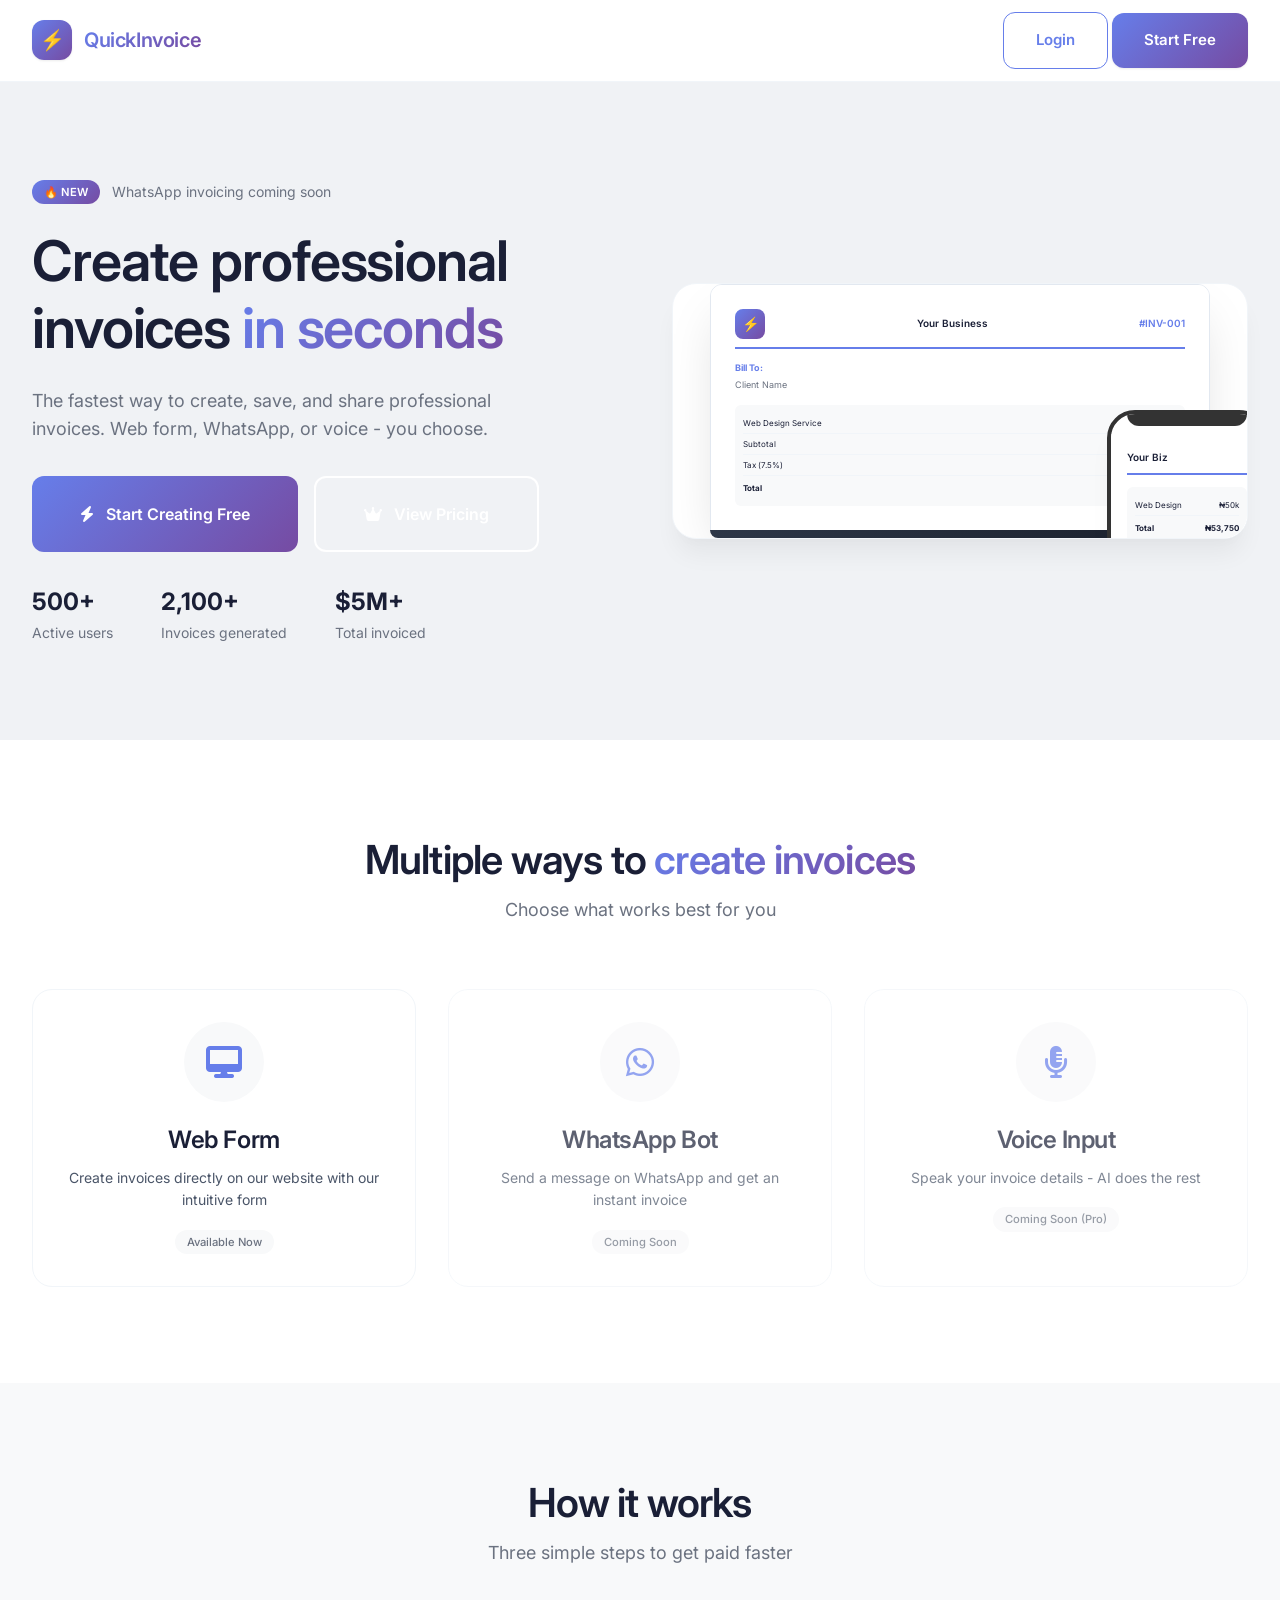
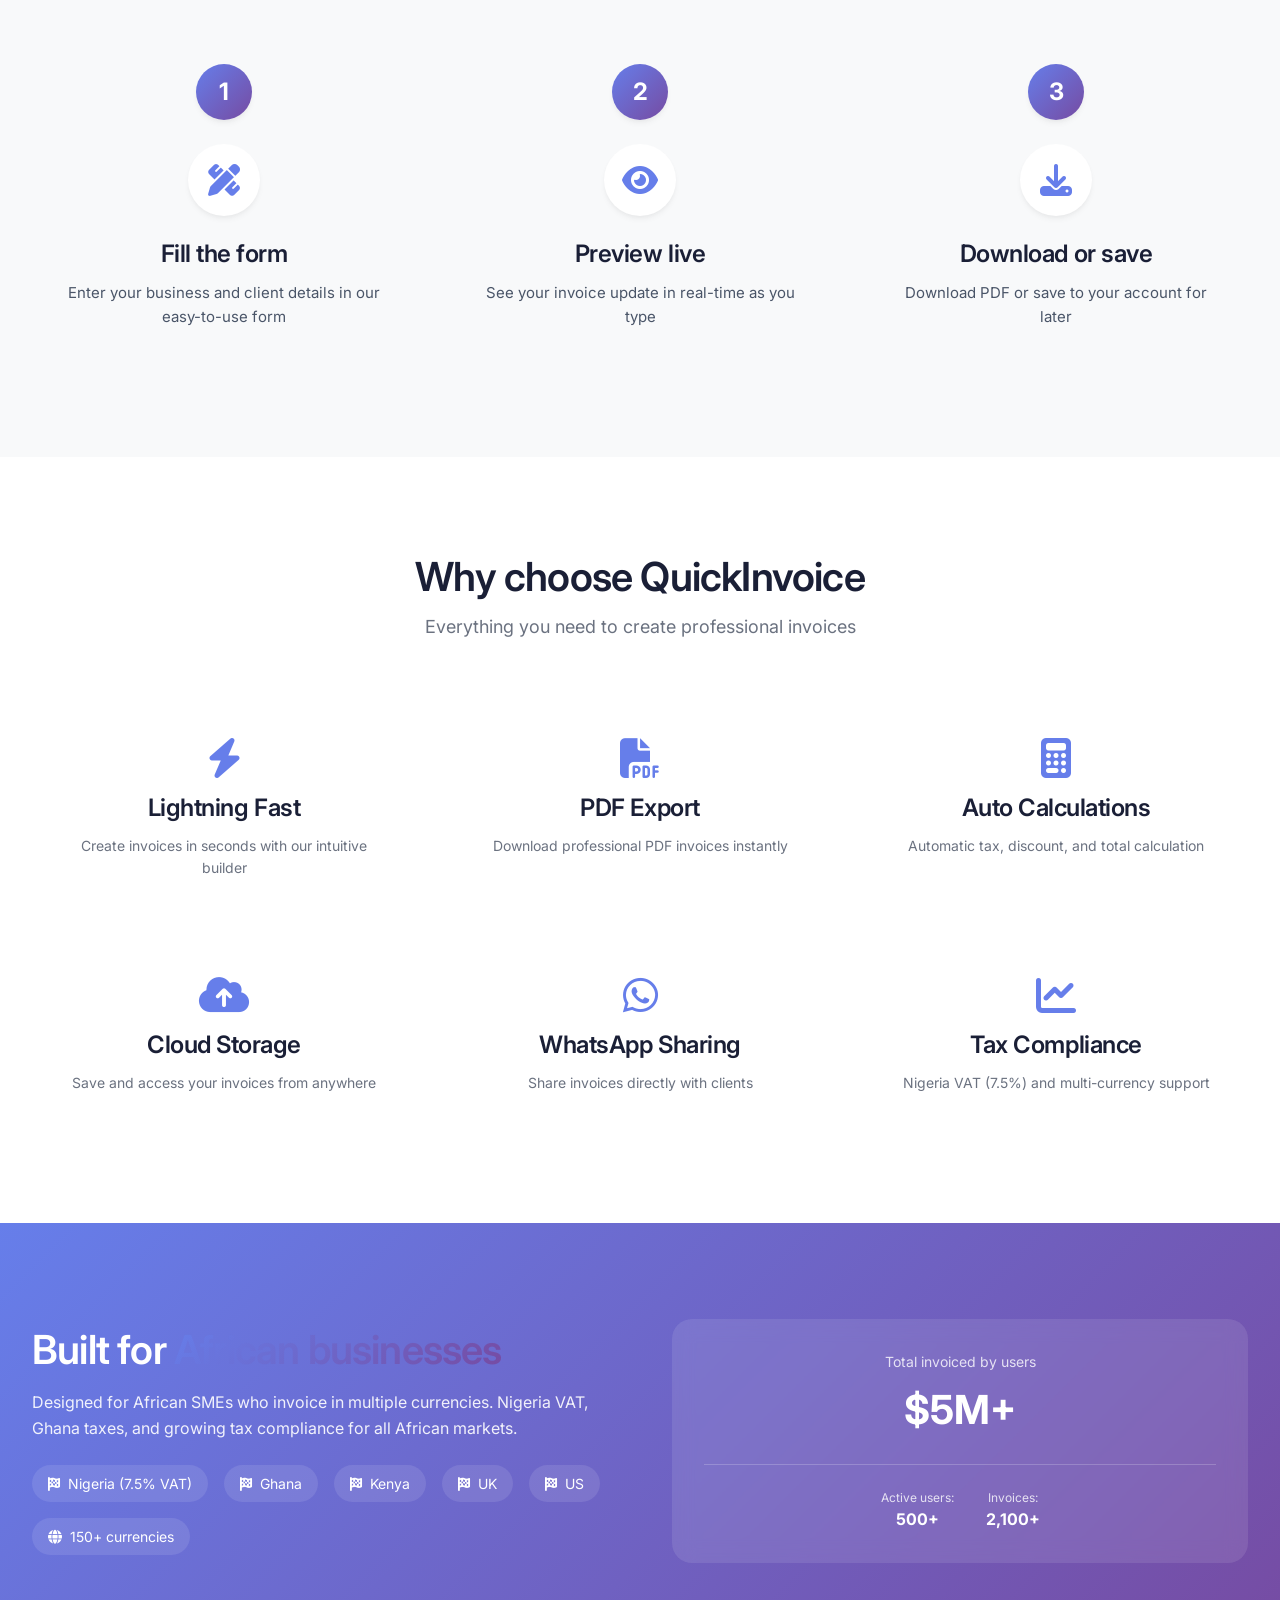
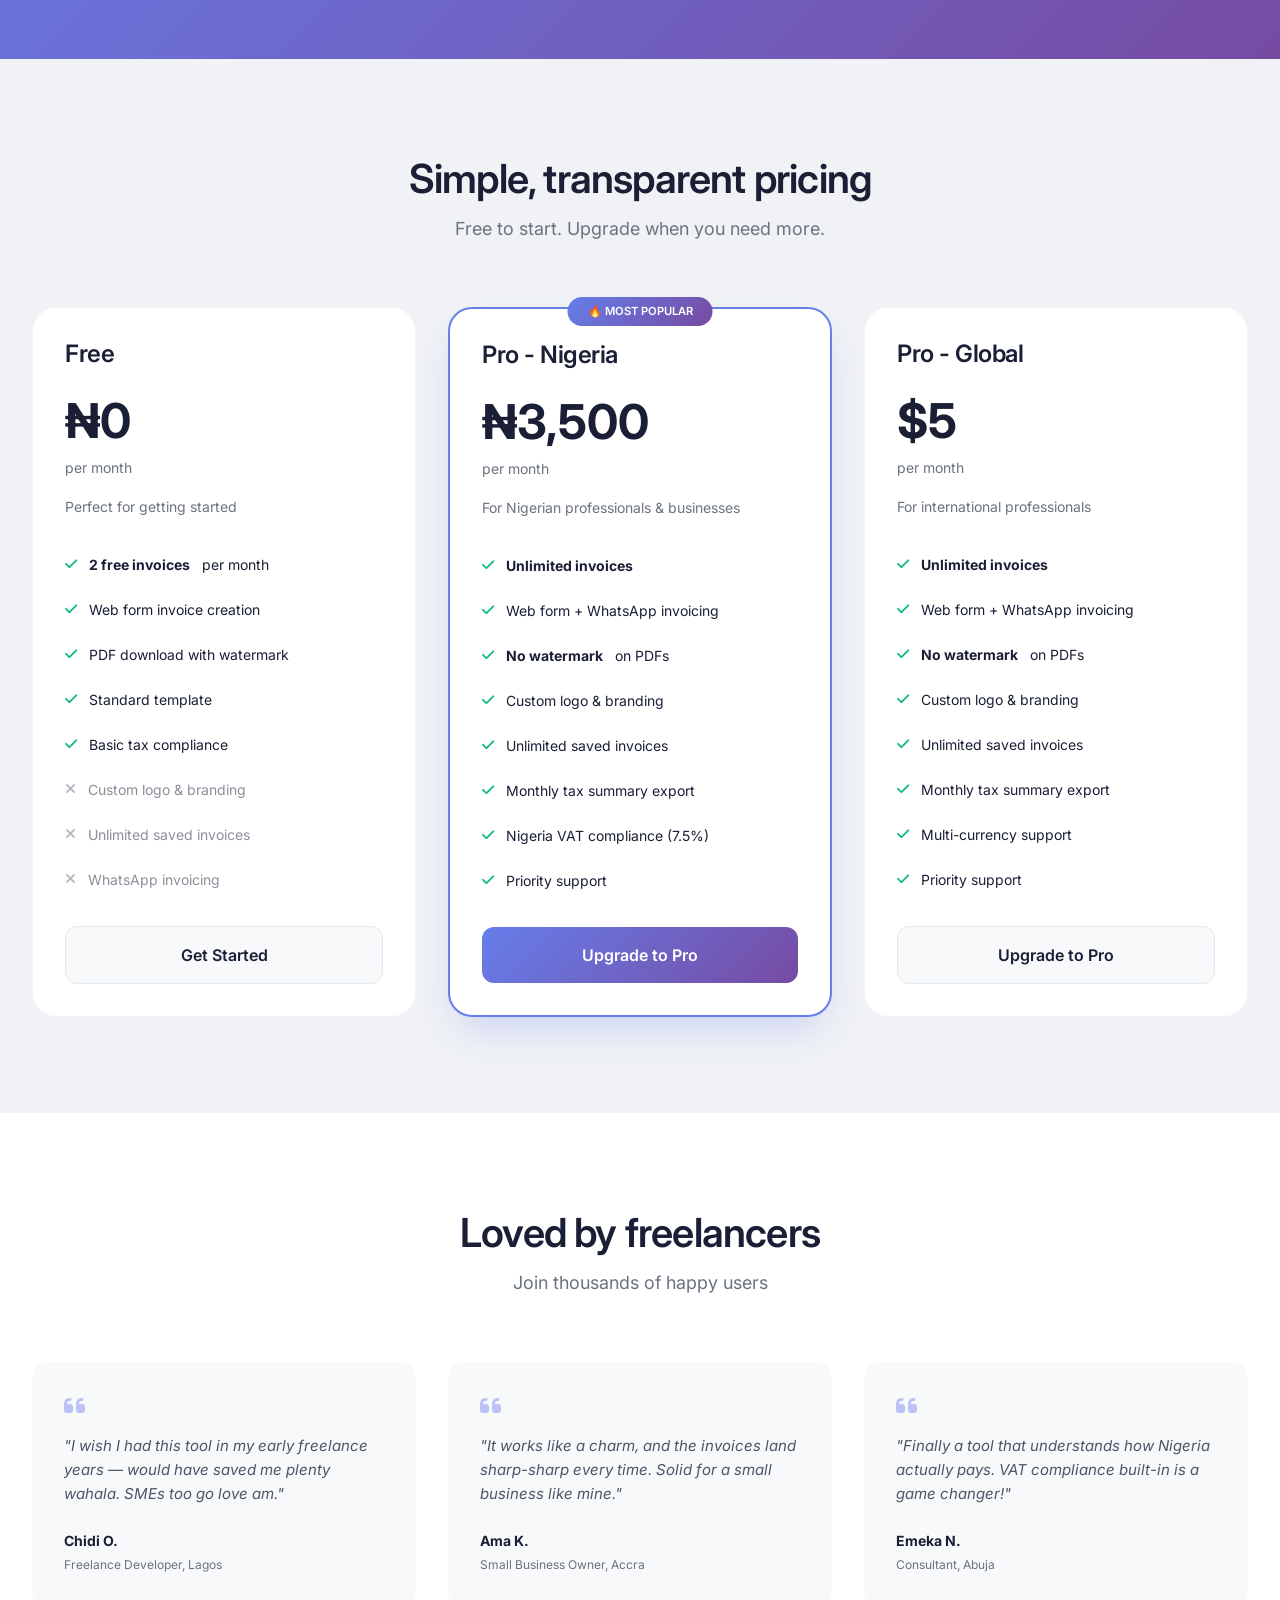
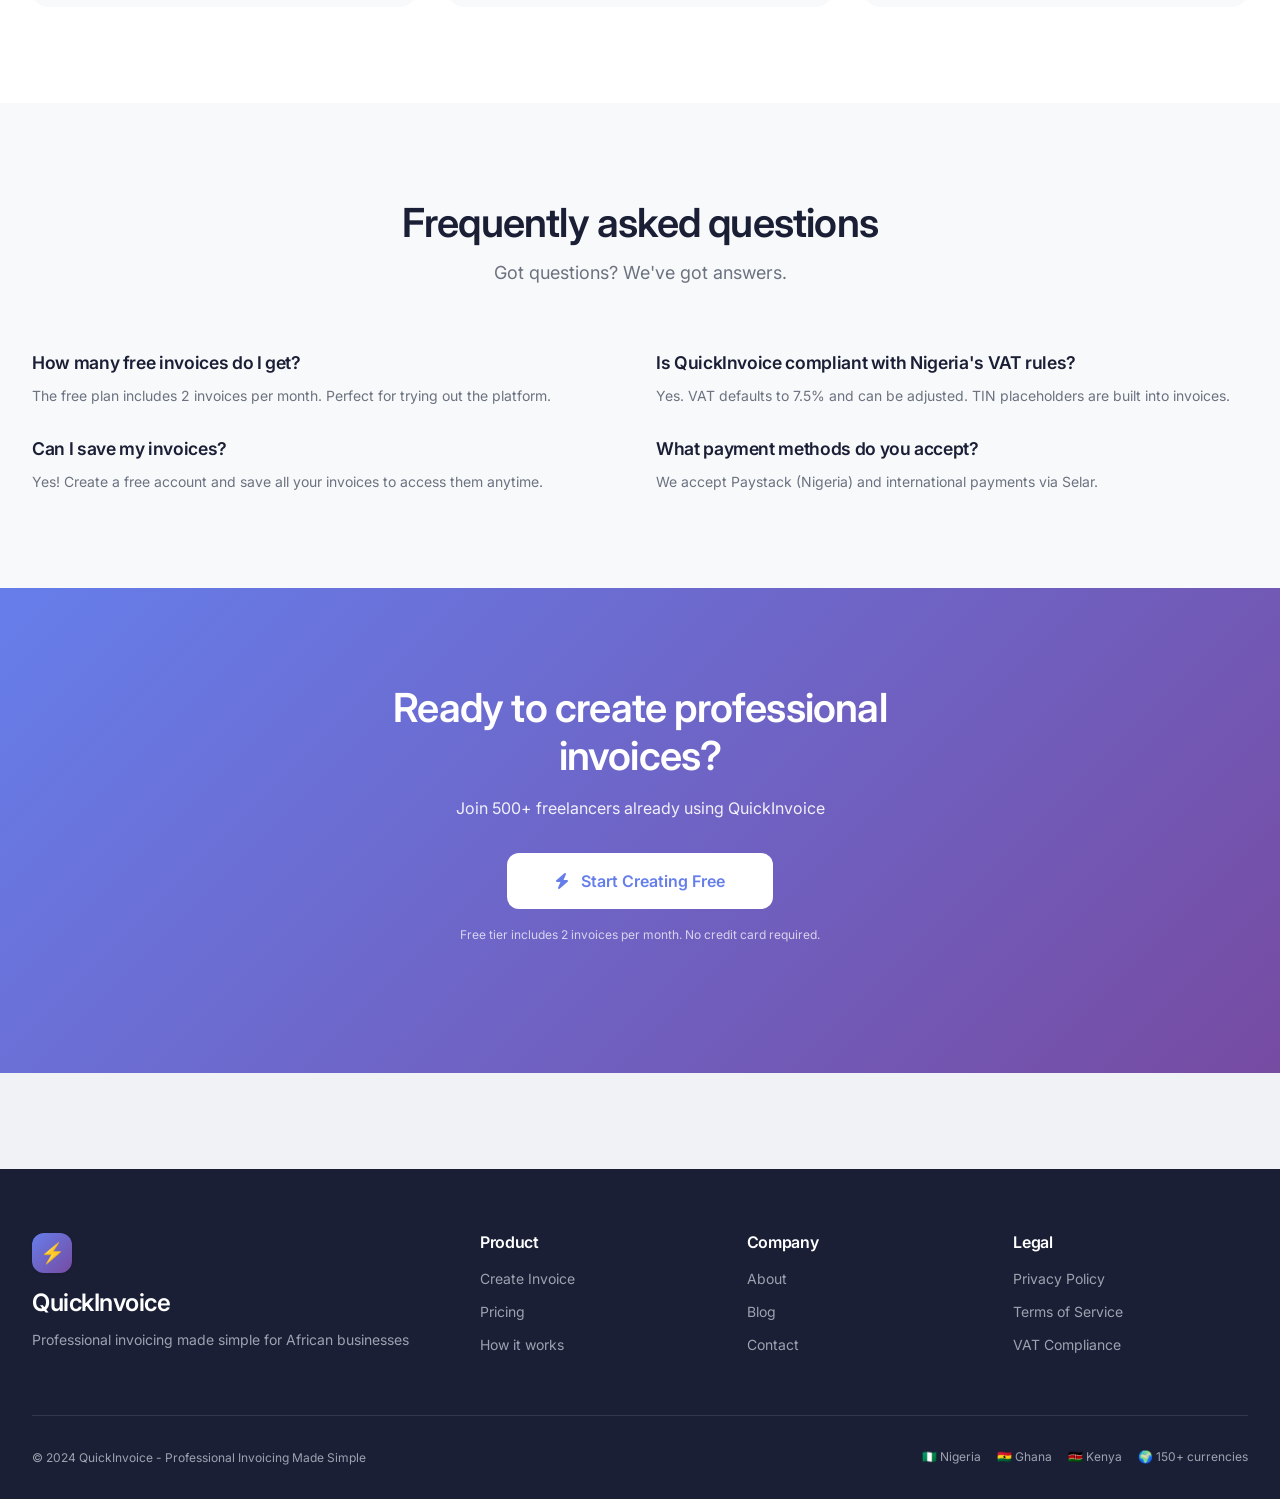
<file: index.html>
<!DOCTYPE html>
<html lang="en">
<head>
    <meta charset="UTF-8">
    <meta name="viewport" content="width=device-width, initial-scale=1.0">
    <title>QuickInvoice | Professional Invoicing for African Businesses</title>
    <link rel="preconnect" href="https://fonts.googleapis.com">
    <link rel="preconnect" href="https://fonts.gstatic.com" crossorigin>
    <link href="https://fonts.googleapis.com/css2?family=Inter:opsz,wght@14..32,300;400;500;600;700;800&display=swap" rel="stylesheet">
    <link rel="stylesheet" href="https://cdnjs.cloudflare.com/ajax/libs/font-awesome/6.4.0/css/all.min.css">
    <link rel="stylesheet" href="css/main.css">
    <link rel="stylesheet" href="css/landing.css">
</head>
<body>
    <!-- Navigation -->
    <nav class="landing-nav">
        <div class="nav-container">
            <div class="logo">
                <div class="logo-icon">⚡</div>
                <h2>QuickInvoice</h2>
            </div>
            <div class="nav-actions">
                <a href="dashboard.html" class="btn-outline">Login</a>
                <a href="dashboard.html?signup=true" class="btn-primary">Start Free</a>
            </div>
        </div>
    </nav>

    <!-- Hero Section with Device Mockups -->
    <section class="hero">
        <div class="hero-content">
            <div class="hero-badge">
                <span class="badge-new">🔥 NEW</span>
                <span class="badge-text">WhatsApp invoicing coming soon</span>
            </div>
            <h1>Create professional invoices <span class="gradient-text">in seconds</span></h1>
            <p>The fastest way to create, save, and share professional invoices. Web form, WhatsApp, or voice - you choose.</p>

            <div class="hero-buttons">
                <a href="dashboard.html" class="btn-large">
                    <i class="fas fa-bolt"></i> Start Creating Free
                </a>
                <a href="#pricing" class="btn-large-outline">
                    <i class="fas fa-crown"></i> View Pricing
                </a>
            </div>

            <div class="trust-stats">
                <div class="stat">
                    <strong>500+</strong>
                    <span>Active users</span>
                </div>
                <div class="stat">
                    <strong>2,100+</strong>
                    <span>Invoices generated</span>
                </div>
                <div class="stat">
                    <strong>$5M+</strong>
                    <span>Total invoiced</span>
                </div>
            </div>
        </div>

        <div class="hero-preview">
            <div class="device-mockup">
                <!-- Laptop Mockup -->
                <div class="laptop-mockup">
                    <div class="laptop-screen">
                        <div class="laptop-screen-inner">
                            <div class="mini-invoice">
                                <div class="mini-invoice-header">
                                    <div class="mini-invoice-logo">⚡</div>
                                    <span class="mini-invoice-business">Your Business</span>
                                    <span class="mini-invoice-number">#INV-001</span>
                                </div>
                                <div class="mini-invoice-client">
                                    <strong>Bill To:</strong>
                                    <p>Client Name</p>
                                </div>
                                <div class="mini-invoice-items">
                                    <div class="mini-item">
                                        <span>Web Design Service</span>
                                        <span>₦50,000</span>
                                    </div>
                                    <div class="mini-item">
                                        <span>Subtotal</span>
                                        <span>₦50,000</span>
                                    </div>
                                    <div class="mini-item">
                                        <span>Tax (7.5%)</span>
                                        <span>₦3,750</span>
                                    </div>
                                    <div class="mini-item total">
                                        <span>Total</span>
                                        <span>₦53,750</span>
                                    </div>
                                </div>
                            </div>
                        </div>
                    </div>
                    <div class="laptop-keyboard"></div>
                </div>

                <!-- Phone Mockup -->
                <div class="phone-mockup">
                    <div class="phone-notch"></div>
                    <div class="phone-screen">
                        <div class="mini-invoice">
                            <div class="mini-invoice-header">
                                <span class="mini-invoice-business">Your Biz</span>
                            </div>
                            <div class="mini-invoice-items">
                                <div class="mini-item">
                                    <span>Web Design</span>
                                    <span>₦50k</span>
                                </div>
                                <div class="mini-item total">
                                    <span>Total</span>
                                    <span>₦53,750</span>
                                </div>
                            </div>
                        </div>
                    </div>
                    <div class="phone-home-bar"></div>
                </div>
            </div>
        </div>
    </section>

    <!-- Input Options Section -->
    <section class="input-options">
        <div class="container">
            <div class="section-header">
                <h2>Multiple ways to <span class="gradient-text">create invoices</span></h2>
                <p>Choose what works best for you</p>
            </div>
            <div class="options-grid">
                <a href="dashboard.html" class="option-card">
                    <div class="option-icon">
                        <i class="fas fa-desktop"></i>
                    </div>
                    <h3>Web Form</h3>
                    <p>Create invoices directly on our website with our intuitive form</p>
                    <span class="option-tag">Available Now</span>
                </a>
                <div class="option-card coming-soon">
                    <div class="option-icon">
                        <i class="fab fa-whatsapp"></i>
                    </div>
                    <h3>WhatsApp Bot</h3>
                    <p>Send a message on WhatsApp and get an instant invoice</p>
                    <span class="option-tag">Coming Soon</span>
                </div>
                <div class="option-card coming-soon">
                    <div class="option-icon">
                        <i class="fas fa-microphone-alt"></i>
                    </div>
                    <h3>Voice Input</h3>
                    <p>Speak your invoice details - AI does the rest</p>
                    <span class="option-tag">Coming Soon (Pro)</span>
                </div>
            </div>
        </div>
    </section>

    <!-- How It Works Section -->
    <section class="how-it-works">
        <div class="container">
            <div class="section-header">
                <h2>How it works</h2>
                <p>Three simple steps to get paid faster</p>
            </div>
            <div class="steps-grid">
                <div class="step-card">
                    <div class="step-number">1</div>
                    <div class="step-icon"><i class="fas fa-pen-ruler"></i></div>
                    <h3>Fill the form</h3>
                    <p>Enter your business and client details in our easy-to-use form</p>
                </div>
                <div class="step-card">
                    <div class="step-number">2</div>
                    <div class="step-icon"><i class="fas fa-eye"></i></div>
                    <h3>Preview live</h3>
                    <p>See your invoice update in real-time as you type</p>
                </div>
                <div class="step-card">
                    <div class="step-number">3</div>
                    <div class="step-icon"><i class="fas fa-download"></i></div>
                    <h3>Download or save</h3>
                    <p>Download PDF or save to your account for later</p>
                </div>
            </div>
        </div>
    </section>

    <!-- Features Section -->
    <section class="features">
        <div class="container">
            <div class="section-header">
                <h2>Why choose QuickInvoice</h2>
                <p>Everything you need to create professional invoices</p>
            </div>
            <div class="features-grid">
                <div class="feature-card">
                    <i class="fas fa-bolt"></i>
                    <h3>Lightning Fast</h3>
                    <p>Create invoices in seconds with our intuitive builder</p>
                </div>
                <div class="feature-card">
                    <i class="fas fa-file-pdf"></i>
                    <h3>PDF Export</h3>
                    <p>Download professional PDF invoices instantly</p>
                </div>
                <div class="feature-card">
                    <i class="fas fa-calculator"></i>
                    <h3>Auto Calculations</h3>
                    <p>Automatic tax, discount, and total calculation</p>
                </div>
                <div class="feature-card">
                    <i class="fas fa-cloud-upload-alt"></i>
                    <h3>Cloud Storage</h3>
                    <p>Save and access your invoices from anywhere</p>
                </div>
                <div class="feature-card">
                    <i class="fab fa-whatsapp"></i>
                    <h3>WhatsApp Sharing</h3>
                    <p>Share invoices directly with clients</p>
                </div>
                <div class="feature-card">
                    <i class="fas fa-chart-line"></i>
                    <h3>Tax Compliance</h3>
                    <p>Nigeria VAT (7.5%) and multi-currency support</p>
                </div>
            </div>
        </div>
    </section>

    <!-- Built for Africa Section -->
    <section class="africa-section">
        <div class="container">
            <div class="africa-content">
                <div class="africa-text">
                    <h2>Built for <span class="gradient-text">African businesses</span></h2>
                    <p>Designed for African SMEs who invoice in multiple currencies. Nigeria VAT, Ghana taxes, and growing tax compliance for all African markets.</p>
                    <div class="country-flags">
                        <span><i class="fas fa-flag-checkered"></i> Nigeria (7.5% VAT)</span>
                        <span><i class="fas fa-flag-checkered"></i> Ghana</span>
                        <span><i class="fas fa-flag-checkered"></i> Kenya</span>
                        <span><i class="fas fa-flag-checkered"></i> UK</span>
                        <span><i class="fas fa-flag-checkered"></i> US</span>
                        <span><i class="fas fa-globe"></i> 150+ currencies</span>
                    </div>
                </div>
                <div class="africa-demo">
                    <div class="demo-card">
                        <div class="demo-amount">
                            <div class="label">Total invoiced by users</div>
                            <div class="amount">$5M+</div>
                        </div>
                        <div class="demo-stats">
                            <div><span>Active users:</span> <strong>500+</strong></div>
                            <div><span>Invoices:</span> <strong>2,100+</strong></div>
                        </div>
                    </div>
                </div>
            </div>
        </div>
    </section>

    <!-- Pricing Section -->
    <section id="pricing" class="pricing-section">
        <div class="container">
            <div class="section-header">
                <h2>Simple, transparent pricing</h2>
                <p>Free to start. Upgrade when you need more.</p>
            </div>
            <div class="pricing-grid">
                <!-- Free Plan -->
                <div class="pricing-card">
                    <h3>Free</h3>
                    <div class="price">₦0</div>
                    <p class="billing">per month</p>
                    <p class="description">Perfect for getting started</p>
                    <ul class="features-list">
                        <li><i class="fas fa-check"></i> <strong>2 free invoices</strong> per month</li>
                        <li><i class="fas fa-check"></i> Web form invoice creation</li>
                        <li><i class="fas fa-check"></i> PDF download with watermark</li>
                        <li><i class="fas fa-check"></i> Standard template</li>
                        <li><i class="fas fa-check"></i> Basic tax compliance</li>
                        <li class="disabled"><i class="fas fa-times"></i> Custom logo & branding</li>
                        <li class="disabled"><i class="fas fa-times"></i> Unlimited saved invoices</li>
                        <li class="disabled"><i class="fas fa-times"></i> WhatsApp invoicing</li>
                    </ul>
                    <a href="dashboard.html?signup=true" class="btn-plan">Get Started</a>
                </div>

                <!-- Pro Plan Nigeria -->
                <div class="pricing-card featured">
                    <div class="popular-tag">🔥 MOST POPULAR</div>
                    <h3>Pro - Nigeria</h3>
                    <div class="price">₦3,500</div>
                    <p class="billing">per month</p>
                    <p class="description">For Nigerian professionals & businesses</p>
                    <ul class="features-list">
                        <li><i class="fas fa-check"></i> <strong>Unlimited invoices</strong></li>
                        <li><i class="fas fa-check"></i> Web form + WhatsApp invoicing</li>
                        <li><i class="fas fa-check"></i> <strong>No watermark</strong> on PDFs</li>
                        <li><i class="fas fa-check"></i> Custom logo & branding</li>
                        <li><i class="fas fa-check"></i> Unlimited saved invoices</li>
                        <li><i class="fas fa-check"></i> Monthly tax summary export</li>
                        <li><i class="fas fa-check"></i> Nigeria VAT compliance (7.5%)</li>
                        <li><i class="fas fa-check"></i> Priority support</li>
                    </ul>
                    <a href="dashboard.html?signup=true&plan=pro_ng" class="btn-upgrade">Upgrade to Pro</a>
                </div>

                <!-- Pro Plan International -->
                <div class="pricing-card">
                    <h3>Pro - Global</h3>
                    <div class="price">$5</div>
                    <p class="billing">per month</p>
                    <p class="description">For international professionals</p>
                    <ul class="features-list">
                        <li><i class="fas fa-check"></i> <strong>Unlimited invoices</strong></li>
                        <li><i class="fas fa-check"></i> Web form + WhatsApp invoicing</li>
                        <li><i class="fas fa-check"></i> <strong>No watermark</strong> on PDFs</li>
                        <li><i class="fas fa-check"></i> Custom logo & branding</li>
                        <li><i class="fas fa-check"></i> Unlimited saved invoices</li>
                        <li><i class="fas fa-check"></i> Monthly tax summary export</li>
                        <li><i class="fas fa-check"></i> Multi-currency support</li>
                        <li><i class="fas fa-check"></i> Priority support</li>
                    </ul>
                    <a href="dashboard.html?signup=true&plan=pro_intl" class="btn-plan">Upgrade to Pro</a>
                </div>
            </div>
        </div>
    </section>

    <!-- Testimonials -->
    <section class="testimonials">
        <div class="container">
            <div class="section-header">
                <h2>Loved by freelancers</h2>
                <p>Join thousands of happy users</p>
            </div>
            <div class="testimonials-grid">
                <div class="testimonial-card">
                    <i class="fas fa-quote-left"></i>
                    <p>"I wish I had this tool in my early freelance years — would have saved me plenty wahala. SMEs too go love am."</p>
                    <div class="testimonial-author">
                        <strong>Chidi O.</strong>
                        <span>Freelance Developer, Lagos</span>
                    </div>
                </div>
                <div class="testimonial-card">
                    <i class="fas fa-quote-left"></i>
                    <p>"It works like a charm, and the invoices land sharp-sharp every time. Solid for a small business like mine."</p>
                    <div class="testimonial-author">
                        <strong>Ama K.</strong>
                        <span>Small Business Owner, Accra</span>
                    </div>
                </div>
                <div class="testimonial-card">
                    <i class="fas fa-quote-left"></i>
                    <p>"Finally a tool that understands how Nigeria actually pays. VAT compliance built-in is a game changer!"</p>
                    <div class="testimonial-author">
                        <strong>Emeka N.</strong>
                        <span>Consultant, Abuja</span>
                    </div>
                </div>
            </div>
        </div>
    </section>

    <!-- FAQ Section -->
    <section class="faq-section">
        <div class="container">
            <div class="section-header">
                <h2>Frequently asked questions</h2>
                <p>Got questions? We've got answers.</p>
            </div>
            <div class="faq-grid">
                <div class="faq-item">
                    <h3>How many free invoices do I get?</h3>
                    <p>The free plan includes 2 invoices per month. Perfect for trying out the platform.</p>
                </div>
                <div class="faq-item">
                    <h3>Is QuickInvoice compliant with Nigeria's VAT rules?</h3>
                    <p>Yes. VAT defaults to 7.5% and can be adjusted. TIN placeholders are built into invoices.</p>
                </div>
                <div class="faq-item">
                    <h3>Can I save my invoices?</h3>
                    <p>Yes! Create a free account and save all your invoices to access them anytime.</p>
                </div>
                <div class="faq-item">
                    <h3>What payment methods do you accept?</h3>
                    <p>We accept Paystack (Nigeria) and international payments via Selar.</p>
                </div>
            </div>
        </div>
    </section>

    <!-- CTA Section -->
    <section class="cta-section">
        <div class="container">
            <div class="cta-content">
                <h2>Ready to create professional invoices?</h2>
                <p>Join 500+ freelancers already using QuickInvoice</p>
                <a href="dashboard.html?signup=true" class="btn-cta">
                    <i class="fas fa-bolt"></i> Start Creating Free
                </a>
                <p class="cta-note">Free tier includes 2 invoices per month. No credit card required.</p>
            </div>
        </div>
    </section>

    <!-- Footer -->
    <footer class="footer">
        <div class="container">
            <div class="footer-content">
                <div class="footer-logo">
                    <div class="logo-icon">⚡</div>
                    <h3>QuickInvoice</h3>
                    <p>Professional invoicing made simple for African businesses</p>
                </div>
                <div class="footer-links">
                    <div class="link-group">
                        <h4>Product</h4>
                        <a href="dashboard.html">Create Invoice</a>
                        <a href="#pricing">Pricing</a>
                        <a href="#">How it works</a>
                    </div>
                    <div class="link-group">
                        <h4>Company</h4>
                        <a href="#">About</a>
                        <a href="#">Blog</a>
                        <a href="#">Contact</a>
                    </div>
                    <div class="link-group">
                        <h4>Legal</h4>
                        <a href="#">Privacy Policy</a>
                        <a href="#">Terms of Service</a>
                        <a href="#">VAT Compliance</a>
                    </div>
                </div>
            </div>
            <div class="footer-bottom">
                <p>&copy; 2024 QuickInvoice - Professional Invoicing Made Simple</p>
                <div class="country-badges">
                    <span>🇳🇬 Nigeria</span>
                    <span>🇬🇭 Ghana</span>
                    <span>🇰🇪 Kenya</span>
                    <span>🌍 150+ currencies</span>
                </div>
            </div>
        </div>
    </footer>

    <script src="js/main.js"></script>
    <script src="js/landing.js"></script>
</body>
</html>
</file>
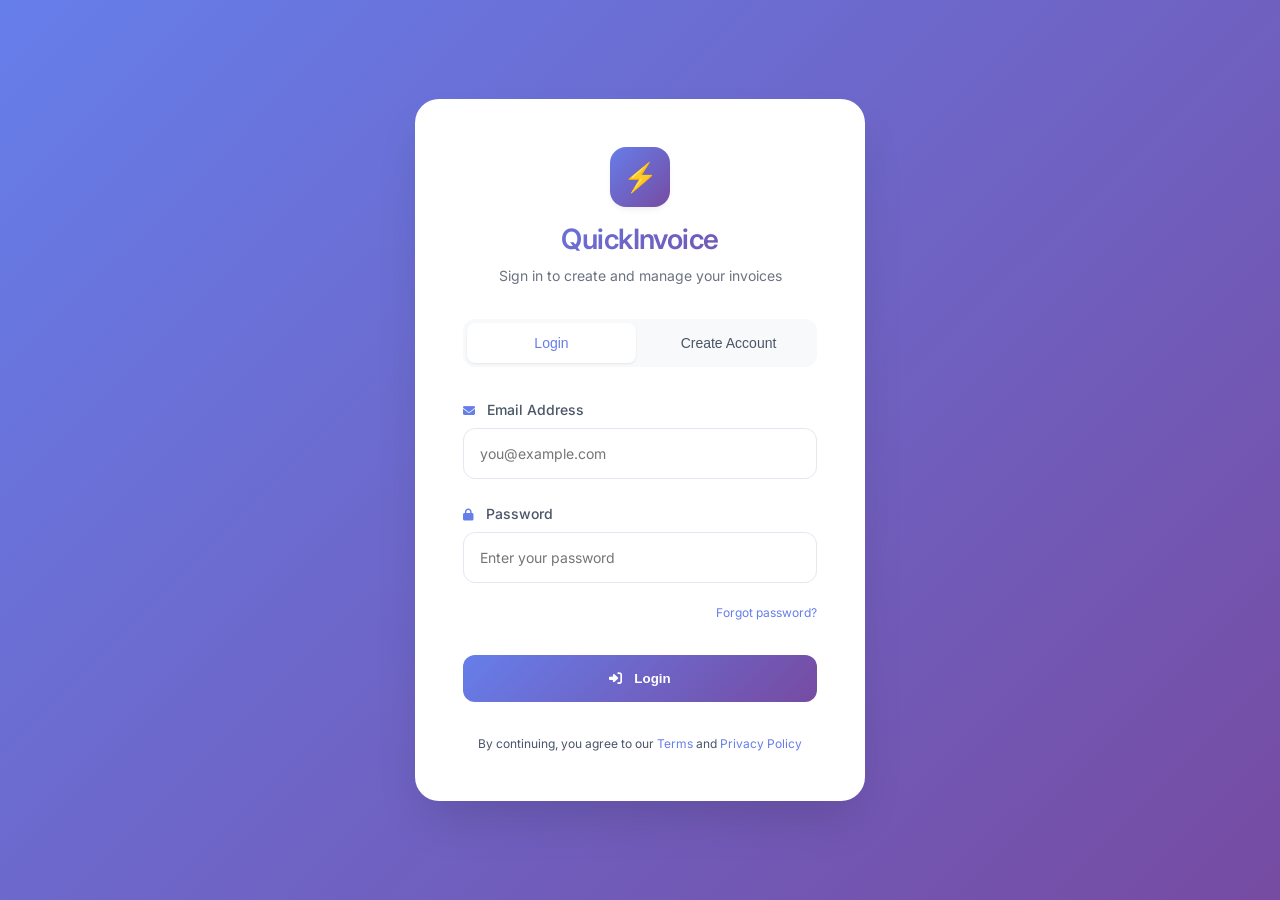
<file: dashboard.html>
<!DOCTYPE html>
<html lang="en">
<head>
    <meta charset="UTF-8">
    <meta name="viewport" content="width=device-width, initial-scale=1.0">
    <title>QuickInvoice | Login or Sign Up</title>
    <link href="https://fonts.googleapis.com/css2?family=Inter:wght@300;400;500;600;700;800&display=swap" rel="stylesheet">
    <link rel="stylesheet" href="https://cdnjs.cloudflare.com/ajax/libs/font-awesome/6.4.0/css/all.min.css">
    <link rel="stylesheet" href="css/main.css">
    <link rel="stylesheet" href="css/dashboard.css">
</head>
<body>
    <div class="auth-container">
        <div class="auth-card">
            <div class="auth-header">
                <a href="index.html" class="logo-link">
                    <div class="logo-icon">⚡</div>
                </a>
                <h2>QuickInvoice</h2>
                <p>Sign in to create and manage your invoices</p>
            </div>

            <div class="auth-tabs">
                <button class="tab-btn active" onclick="switchTab('login')">Login</button>
                <button class="tab-btn" onclick="switchTab('signup')">Create Account</button>
            </div>

            <!-- Login Form -->
            <div id="loginForm" class="auth-form active">
                <div class="form-group">
                    <label><i class="fas fa-envelope"></i> Email Address</label>
                    <input type="email" id="loginEmail" placeholder="you@example.com">
                </div>
                <div class="form-group">
                    <label><i class="fas fa-lock"></i> Password</label>
                    <input type="password" id="loginPassword" placeholder="Enter your password">
                </div>

                <!-- Forgot Password Link -->
                <div class="forgot-password">
                    <a href="#" onclick="showForgotPassword(); return false;">Forgot password?</a>
                </div>

                <button class="btn-submit" onclick="handleLogin()">
                    <i class="fas fa-sign-in-alt"></i> Login
                </button>
            </div>

            <!-- Signup Form -->
            <div id="signupForm" class="auth-form">
                <div class="form-group">
                    <label><i class="fas fa-user"></i> Full Name</label>
                    <input type="text" id="signupName" placeholder="John Doe">
                </div>
                <div class="form-group">
                    <label><i class="fas fa-envelope"></i> Email Address</label>
                    <input type="email" id="signupEmail" placeholder="you@example.com">
                </div>
                <div class="form-group">
                    <label><i class="fas fa-lock"></i> Password</label>
                    <input type="password" id="signupPassword" placeholder="Minimum 6 characters">
                </div>
                <div class="form-group">
                    <label><i class="fas fa-check-circle"></i> Confirm Password</label>
                    <input type="password" id="signupConfirmPassword" placeholder="Confirm your password">
                </div>
                <button class="btn-submit" onclick="handleSignup()">
                    <i class="fas fa-user-plus"></i> Create Account
                </button>
            </div>

            <div id="authMessage" class="auth-message"></div>

            <div class="auth-footer">
                <p>By continuing, you agree to our <a href="#">Terms</a> and <a href="#">Privacy Policy</a></p>
            </div>
        </div>
    </div>

    <!-- Forgot Password Modal -->
    <div id="forgotPasswordModal" class="forgot-modal" style="display: none;">
        <div class="forgot-modal-content">
            <h3>Reset Password</h3>
            <p>Enter your email address and we'll send you a link to reset your password.</p>
            <div class="form-group">
                <label>Email Address</label>
                <input type="email" id="forgotEmail" placeholder="you@example.com">
            </div>
            <div class="forgot-modal-actions">
                <button class="btn-secondary" onclick="closeForgotPassword()">Cancel</button>
                <button class="btn-primary" onclick="sendResetLink()">Send Reset Link</button>
            </div>
        </div>
    </div>

    <script src="js/main.js"></script>
    <script src="js/dashboard.js"></script>
</body>
</html>
</file>
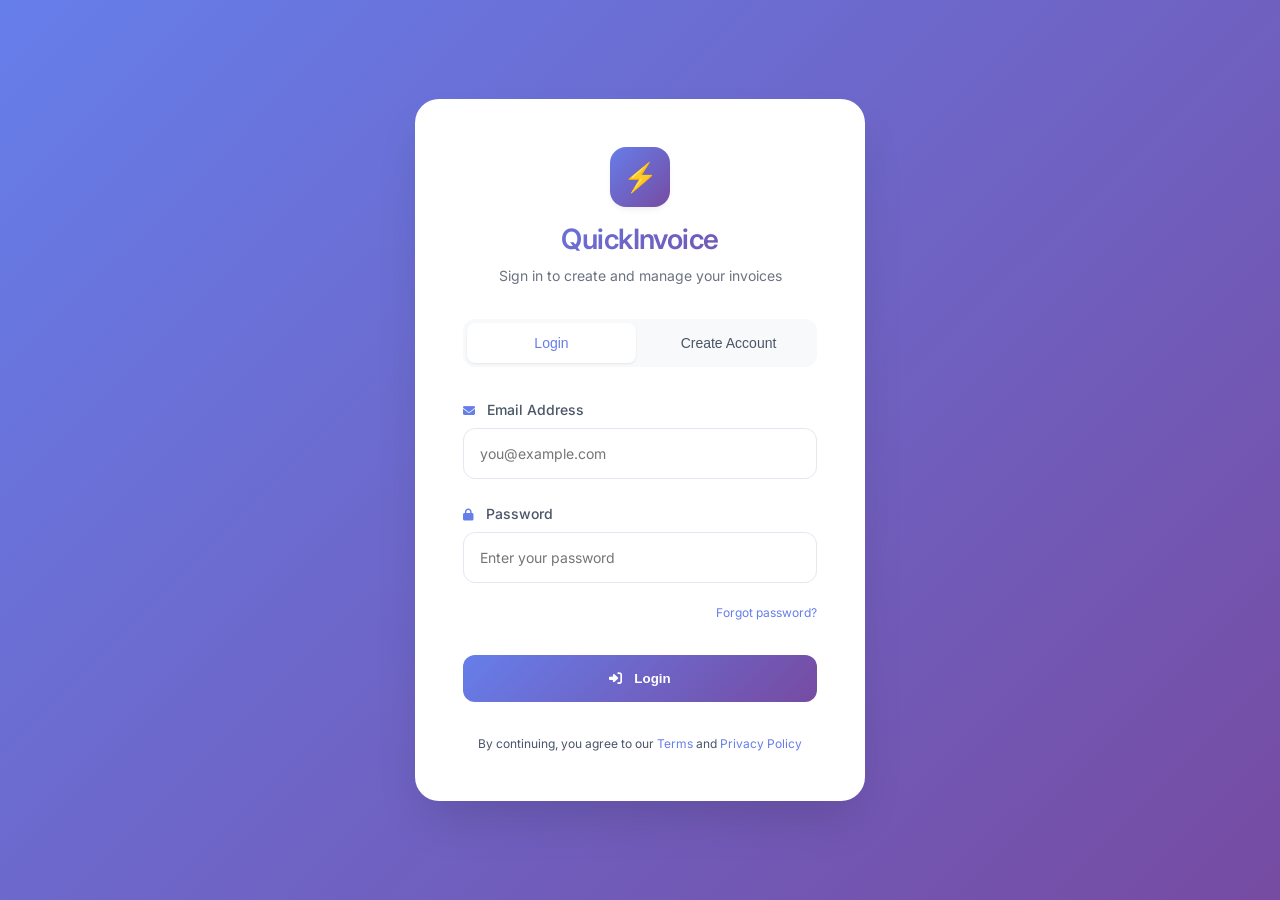
<file: upgrade.html>
<!DOCTYPE html>
<html lang="en">
<head>
    <meta charset="UTF-8">
    <meta name="viewport" content="width=device-width, initial-scale=1.0">
    <title>QuickInvoice | Upgrade to PRO</title>
    <link href="https://fonts.googleapis.com/css2?family=Inter:wght@300;400;500;600;700;800&display=swap" rel="stylesheet">
    <link rel="stylesheet" href="https://cdnjs.cloudflare.com/ajax/libs/font-awesome/6.4.0/css/all.min.css">
    <link rel="stylesheet" href="css/main.css">
    <link rel="stylesheet" href="css/upgrade.css">
</head>
<body>
    <!-- Navigation -->
    <nav class="app-nav">
        <div class="nav-container">
            <div class="logo">
                <a href="invoice-builder.html" class="logo-link">
                    <div class="logo-icon">⚡</div>
                    <h2>QuickInvoice</h2>
                </a>
            </div>
            <div class="nav-links">
                <a href="invoice-builder.html" class="nav-link">Create Invoice</a>
                <a href="my-invoices.html" class="nav-link">My Invoices</a>
                <a href="upgrade.html" class="nav-link active">Upgrade</a>
            </div>
            <div class="user-section">
                <i class="fas fa-user-circle"></i>
                <span id="userNameDisplay" class="user-name"></span>
                <span id="proBadge" class="badge free">Free Plan</span>
                <button class="btn-logout" onclick="logout()">
                    <i class="fas fa-sign-out-alt"></i>
                </button>
            </div>
        </div>
    </nav>

    <div class="container">
        <div class="upgrade-header">
            <h1>Upgrade to <span class="gradient-text">PRO</span></h1>
            <p>Get unlimited invoices and premium features</p>
        </div>

        <div class="pricing-grid">
            <!-- Free Plan -->
            <div class="pricing-card">
                <h3>Free</h3>
                <div class="price">₦0</div>
                <p class="billing">per month</p>
                <p class="description">Perfect for getting started</p>
                <ul class="features-list">
                    <li><i class="fas fa-check"></i> <strong>2 free invoices</strong> per month</li>
                    <li><i class="fas fa-check"></i> Web form invoice creation</li>
                    <li><i class="fas fa-check"></i> PDF download with watermark</li>
                    <li><i class="fas fa-check"></i> Standard template</li>
                    <li><i class="fas fa-check"></i> Basic tax compliance</li>
                    <li class="disabled"><i class="fas fa-times"></i> Custom logo & branding</li>
                    <li class="disabled"><i class="fas fa-times"></i> Unlimited saved invoices</li>
                    <li class="disabled"><i class="fas fa-times"></i> WhatsApp invoicing</li>
                </ul>
                <div class="current-plan" id="freeCurrentPlan">Current Plan</div>
            </div>

            <!-- Pro Plan Nigeria -->
            <div class="pricing-card featured">
                <div class="popular-tag">🔥 MOST POPULAR</div>
                <h3>Pro - Nigeria</h3>
                <div class="price">₦3,500</div>
                <p class="billing">per month</p>
                <p class="description">For Nigerian professionals & businesses</p>
                <ul class="features-list">
                    <li><i class="fas fa-check"></i> <strong>Unlimited invoices</strong></li>
                    <li><i class="fas fa-check"></i> Web form + WhatsApp invoicing</li>
                    <li><i class="fas fa-check"></i> <strong>No watermark</strong> on PDFs</li>
                    <li><i class="fas fa-check"></i> Custom logo & branding</li>
                    <li><i class="fas fa-check"></i> Unlimited saved invoices</li>
                    <li><i class="fas fa-check"></i> Monthly tax summary export</li>
                    <li><i class="fas fa-check"></i> Nigeria VAT compliance (7.5%)</li>
                    <li><i class="fas fa-check"></i> Priority support</li>
                </ul>
                <div class="payment-buttons">
                    <button class="btn-paystack" onclick="upgradeWithPaystack('ng')">
                        <i class="fab fa-paystack"></i> Pay with Paystack
                    </button>
                    <button class="btn-selar" onclick="upgradeWithSelar('ng')">
                        <i class="fas fa-globe"></i> Pay with Selar
                    </button>
                </div>
            </div>

            <!-- Pro Plan International -->
            <div class="pricing-card">
                <h3>Pro - Global</h3>
                <div class="price">$5</div>
                <p class="billing">per month</p>
                <p class="description">For international professionals</p>
                <ul class="features-list">
                    <li><i class="fas fa-check"></i> <strong>Unlimited invoices</strong></li>
                    <li><i class="fas fa-check"></i> Web form + WhatsApp invoicing</li>
                    <li><i class="fas fa-check"></i> <strong>No watermark</strong> on PDFs</li>
                    <li><i class="fas fa-check"></i> Custom logo & branding</li>
                    <li><i class="fas fa-check"></i> Unlimited saved invoices</li>
                    <li><i class="fas fa-check"></i> Monthly tax summary export</li>
                    <li><i class="fas fa-check"></i> Multi-currency support</li>
                    <li><i class="fas fa-check"></i> Priority support</li>
                </ul>
                <div class="payment-buttons">
                    <button class="btn-paystack" onclick="upgradeWithPaystack('intl')">
                        <i class="fab fa-paystack"></i> Pay with Paystack
                    </button>
                    <button class="btn-selar" onclick="upgradeWithSelar('intl')">
                        <i class="fas fa-globe"></i> Pay with Selar
                    </button>
                </div>
            </div>
        </div>

        <div id="upgradeMessage" class="upgrade-message"></div>

        <div class="upgrade-faq">
            <h3>Frequently asked questions</h3>
            <div class="faq-grid">
                <div class="faq-item">
                    <h4>What happens when I upgrade?</h4>
                    <p>You get unlimited invoices, no watermark, custom branding, and priority support.</p>
                </div>
                <div class="faq-item">
                    <h4>Can I cancel anytime?</h4>
                    <p>Yes, you can cancel your subscription at any time from your account settings.</p>
                </div>
                <div class="faq-item">
                    <h4>What payment methods do you accept?</h4>
                    <p>We accept Paystack (card, bank transfer, USSD) and Selar for international payments.</p>
                </div>
            </div>
        </div>
    </div>

    <script src="js/main.js"></script>
    <script src="js/upgrade.js"></script>
</body>
</html>
</file>
<file: css/main.css>
/* ============================================
   QUICKINVOICE - Main Shared Styles
   Fidbacc-style UI with Purple Brand Colors
   ============================================ */

:root {
    /* Brand Colors - Purple Gradient */
    --primary-gradient: linear-gradient(135deg, #667eea 0%, #764ba2 100%);
    --primary-gradient-light: linear-gradient(135deg, #818cf8 0%, #a855f7 100%);
    --success-gradient: linear-gradient(135deg, #10b981 0%, #059669 100%);
    --danger-gradient: linear-gradient(135deg, #ef4444 0%, #dc2626 100%);

    /* Solid Colors */
    --primary-color: #667eea;
    --primary-dark: #5a67d8;
    --primary-light: #818cf8;
    --success-color: #10b981;
    --danger-color: #ef4444;
    --warning-color: #f59e0b;

    /* Text Colors */
    --text-primary: #1a1f36;
    --text-secondary: #4a5568;
    --text-muted: #6b7280;
    --text-light: #9ca3af;

    /* Border & Background */
    --border-color: #e2e8f0;
    --border-light: #f1f5f9;
    --bg-light: #f8f9fa;
    --bg-page: #f0f2f5;
    --bg-white: #ffffff;

    /* Shadows - Fidbacc Style */
    --shadow-xs: 0 1px 2px rgba(0, 0, 0, 0.05);
    --shadow-sm: 0 1px 3px rgba(0, 0, 0, 0.05), 0 1px 2px rgba(0, 0, 0, 0.03);
    --shadow-md: 0 4px 6px -1px rgba(0, 0, 0, 0.05), 0 2px 4px -1px rgba(0, 0, 0, 0.03);
    --shadow-lg: 0 10px 15px -3px rgba(0, 0, 0, 0.05), 0 4px 6px -2px rgba(0, 0, 0, 0.02);
    --shadow-xl: 0 20px 25px -5px rgba(0, 0, 0, 0.05), 0 10px 10px -5px rgba(0, 0, 0, 0.01);
    --shadow-2xl: 0 25px 50px -12px rgba(0, 0, 0, 0.15);

    /* Border Radius */
    --radius-sm: 8px;
    --radius-md: 12px;
    --radius-lg: 16px;
    --radius-xl: 20px;
    --radius-2xl: 24px;
    --radius-3xl: 32px;

    /* Transitions */
    --transition-fast: all 0.2s ease;
    --transition: all 0.3s cubic-bezier(0.4, 0, 0.2, 1);
    --transition-slow: all 0.5s ease;

    /* Spacing */
    --spacing-xs: 0.5rem;
    --spacing-sm: 0.75rem;
    --spacing-md: 1rem;
    --spacing-lg: 1.5rem;
    --spacing-xl: 2rem;
    --spacing-2xl: 3rem;
    --spacing-3xl: 4rem;
    --spacing-4xl: 6rem;
}

/* Reset & Base */
* {
    margin: 0;
    padding: 0;
    box-sizing: border-box;
}

html {
    scroll-behavior: smooth;
}

body {
    font-family: 'Inter', -apple-system, BlinkMacSystemFont, 'Segoe UI', Roboto, sans-serif;
    background: var(--bg-page);
    color: var(--text-primary);
    line-height: 1.5;
    -webkit-font-smoothing: antialiased;
    -moz-osx-font-smoothing: grayscale;
}

/* Typography */
h1, h2, h3, h4, h5, h6 {
    font-weight: 600;
    line-height: 1.2;
    letter-spacing: -0.02em;
}

h1 { font-size: 3.5rem; }
h2 { font-size: 2.5rem; margin-bottom: 1rem; }
h3 { font-size: 1.5rem; margin-bottom: 0.75rem; }
h4 { font-size: 1.25rem; margin-bottom: 0.5rem; }

p {
    color: var(--text-secondary);
    line-height: 1.6;
}

a {
    text-decoration: none;
    color: inherit;
}

/* Container */
.container {
    max-width: 1280px;
    margin: 0 auto;
    padding: 0 var(--spacing-xl);
}

/* Section Headers - Fidbacc Style */
.section-header {
    text-align: center;
    margin-bottom: var(--spacing-3xl);
}

.section-header h2 {
    margin-bottom: var(--spacing-sm);
}

.section-header p {
    font-size: 1.125rem;
    color: var(--text-muted);
    max-width: 600px;
    margin: 0 auto;
}

/* Gradient Text */
.gradient-text {
    background: var(--primary-gradient);
    -webkit-background-clip: text;
    -webkit-text-fill-color: transparent;
    background-clip: text;
}

/* Buttons - Fidbacc Style */
.btn-primary, .btn-outline, .btn-large, .btn-large-outline {
    display: inline-flex;
    align-items: center;
    gap: var(--spacing-sm);
    padding: var(--spacing-md) var(--spacing-xl);
    border-radius: var(--radius-md);
    font-weight: 600;
    font-size: 0.9375rem;
    transition: var(--transition);
    cursor: pointer;
    border: none;
}

.btn-primary {
    background: var(--primary-gradient);
    color: white;
    box-shadow: var(--shadow-sm);
}

.btn-primary:hover {
    transform: translateY(-2px);
    box-shadow: var(--shadow-lg);
}

.btn-outline {
    background: transparent;
    border: 1.5px solid var(--primary-color);
    color: var(--primary-color);
}

.btn-outline:hover {
    background: var(--primary-gradient);
    border-color: transparent;
    color: white;
    transform: translateY(-2px);
}

.btn-large {
    background: var(--primary-gradient);
    color: white;
    padding: var(--spacing-lg) var(--spacing-2xl);
    font-size: 1rem;
}

.btn-large-outline {
    background: transparent;
    border: 2px solid white;
    color: white;
    padding: var(--spacing-lg) var(--spacing-2xl);
    font-size: 1rem;
}

.btn-large-outline:hover {
    background: white;
    color: var(--primary-color);
    transform: translateY(-2px);
}

/* Cards - Fidbacc Style */
.card {
    background: var(--bg-white);
    border-radius: var(--radius-xl);
    padding: var(--spacing-xl);
    box-shadow: var(--shadow-sm);
    transition: var(--transition);
    border: 1px solid var(--border-light);
}

.card:hover {
    transform: translateY(-4px);
    box-shadow: var(--shadow-xl);
}

.card-header {
    display: flex;
    align-items: center;
    gap: var(--spacing-md);
    margin-bottom: var(--spacing-lg);
    padding-bottom: var(--spacing-md);
    border-bottom: 2px solid var(--bg-light);
}

.card-header i {
    font-size: 1.5rem;
    color: var(--primary-color);
}

.card-header h3 {
    font-size: 1.25rem;
    margin-bottom: 0;
}

/* Form Styles */
.form-group {
    margin-bottom: var(--spacing-lg);
}

.form-group label {
    display: block;
    margin-bottom: var(--spacing-xs);
    font-weight: 500;
    font-size: 0.875rem;
    color: var(--text-secondary);
}

.form-group label i {
    margin-right: var(--spacing-xs);
    color: var(--primary-color);
    font-size: 0.75rem;
}

.form-group input,
.form-group textarea,
.form-group select {
    width: 100%;
    padding: var(--spacing-md);
    border: 1.5px solid var(--border-color);
    border-radius: var(--radius-md);
    font-size: 0.875rem;
    font-family: 'Inter', sans-serif;
    transition: var(--transition-fast);
    background: var(--bg-white);
}

.form-group input:focus,
.form-group textarea:focus,
.form-group select:focus {
    outline: none;
    border-color: var(--primary-color);
    box-shadow: 0 0 0 3px rgba(102, 126, 234, 0.1);
}

.form-group input:hover,
.form-group textarea:hover {
    border-color: var(--primary-light);
}

.row {
    display: grid;
    grid-template-columns: 1fr 1fr;
    gap: var(--spacing-lg);
}

/* App Navigation */
.app-nav {
    background: var(--bg-white);
    backdrop-filter: blur(10px);
    position: sticky;
    top: 0;
    z-index: 100;
    border-bottom: 1px solid var(--border-light);
    box-shadow: var(--shadow-xs);
}

.app-nav .nav-container {
    max-width: 1280px;
    margin: 0 auto;
    padding: var(--spacing-md) var(--spacing-xl);
    display: flex;
    justify-content: space-between;
    align-items: center;
    gap: var(--spacing-xl);
    flex-wrap: wrap;
}

.logo {
    display: flex;
    align-items: center;
    gap: var(--spacing-sm);
}

.logo-link {
    display: flex;
    align-items: center;
    gap: var(--spacing-sm);
    text-decoration: none;
}

.logo-icon {
    width: 40px;
    height: 40px;
    background: var(--primary-gradient);
    border-radius: var(--radius-md);
    display: flex;
    align-items: center;
    justify-content: center;
    font-size: 1.25rem;
    box-shadow: var(--shadow-sm);
}

.logo h2 {
    font-size: 1.25rem;
    margin-bottom: 0;
    background: var(--primary-gradient);
    -webkit-background-clip: text;
    -webkit-text-fill-color: transparent;
}

.nav-links {
    display: flex;
    gap: var(--spacing-xs);
    background: var(--bg-light);
    padding: 0.25rem;
    border-radius: var(--radius-md);
}

.nav-link {
    padding: var(--spacing-sm) var(--spacing-lg);
    background: transparent;
    border-radius: var(--radius-sm);
    font-size: 0.875rem;
    font-weight: 500;
    color: var(--text-secondary);
    transition: var(--transition-fast);
    text-decoration: none;
}

.nav-link:hover {
    color: var(--primary-color);
    background: rgba(102, 126, 234, 0.05);
}

.nav-link.active {
    background: var(--bg-white);
    color: var(--primary-color);
    box-shadow: var(--shadow-sm);
}

.user-section {
    display: flex;
    align-items: center;
    gap: var(--spacing-md);
    background: var(--bg-light);
    padding: 0.25rem 0.5rem 0.25rem var(--spacing-lg);
    border-radius: 40px;
}

.user-name {
    font-size: 0.875rem;
    font-weight: 500;
    color: var(--text-primary);
}

.badge {
    padding: 0.25rem 0.75rem;
    border-radius: 20px;
    font-size: 0.7rem;
    font-weight: 600;
    letter-spacing: 0.3px;
}

.badge.pro {
    background: var(--success-gradient);
    color: white;
}

.badge.free {
    background: var(--text-muted);
    color: white;
}

.btn-logout {
    background: transparent;
    border: none;
    cursor: pointer;
    color: var(--text-muted);
    font-size: 1rem;
    transition: var(--transition-fast);
    padding: 0.25rem;
    border-radius: var(--radius-sm);
}

.btn-logout:hover {
    color: var(--danger-color);
    background: rgba(239, 68, 68, 0.1);
}

/* Action Buttons */
.btn-save, .btn-pdf, .btn-whatsapp {
    flex: 1;
    padding: var(--spacing-md);
    border: none;
    border-radius: var(--radius-md);
    cursor: pointer;
    font-weight: 600;
    font-size: 0.875rem;
    transition: var(--transition);
    display: inline-flex;
    align-items: center;
    justify-content: center;
    gap: var(--spacing-sm);
}

.btn-save {
    background: var(--success-gradient);
    color: white;
}

.btn-pdf {
    background: var(--danger-gradient);
    color: white;
}

.btn-whatsapp {
    background: #25D366;
    color: white;
}

.btn-save:hover, .btn-pdf:hover, .btn-whatsapp:hover {
    transform: translateY(-2px);
    box-shadow: var(--shadow-md);
}

.action-buttons {
    display: flex;
    gap: var(--spacing-md);
    margin-top: var(--spacing-lg);
}

/* Messages */
.message {
    margin-top: var(--spacing-md);
    padding: var(--spacing-md);
    border-radius: var(--radius-md);
    display: none;
    animation: slideIn 0.3s ease-out;
}

.message.show {
    display: block;
}

.message.success {
    background: #d1fae5;
    color: #065f46;
    border-left: 4px solid var(--success-color);
}

.message.error {
    background: #fee2e2;
    color: #991b1b;
    border-left: 4px solid var(--danger-color);
}

.message.info {
    background: #e0f2fe;
    color: #075985;
    border-left: 4px solid var(--primary-color);
}

@keyframes slideIn {
    from {
        opacity: 0;
        transform: translateY(-10px);
    }
    to {
        opacity: 1;
        transform: translateY(0);
    }
}

/* Loading Spinner */
.loading-spinner {
    display: inline-block;
    width: 40px;
    height: 40px;
    border: 3px solid var(--border-color);
    border-top-color: var(--primary-color);
    border-radius: 50%;
    animation: spin 0.6s linear infinite;
    margin: var(--spacing-2xl) auto;
}

@keyframes spin {
    to {
        transform: rotate(360deg);
    }
}

/* Modal - Fidbacc Style */
.modal {
    display: none;
    position: fixed;
    top: 0;
    left: 0;
    width: 100%;
    height: 100%;
    background: rgba(0, 0, 0, 0.5);
    backdrop-filter: blur(8px);
    z-index: 2000;
    align-items: center;
    justify-content: center;
}

.modal-content {
    background: var(--bg-white);
    border-radius: var(--radius-2xl);
    max-width: 800px;
    width: 90%;
    max-height: 90vh;
    overflow-y: auto;
    animation: fadeInUp 0.3s ease-out;
    box-shadow: var(--shadow-2xl);
}

.modal-large {
    max-width: 1000px;
}

.modal-header {
    display: flex;
    justify-content: space-between;
    align-items: center;
    padding: var(--spacing-lg) var(--spacing-xl);
    border-bottom: 1px solid var(--border-light);
}

.modal-close {
    background: none;
    border: none;
    font-size: 1.5rem;
    cursor: pointer;
    color: var(--text-muted);
    transition: var(--transition-fast);
}

.modal-close:hover {
    color: var(--danger-color);
}

.modal-actions {
    display: flex;
    gap: var(--spacing-md);
    padding: var(--spacing-lg) var(--spacing-xl);
    border-top: 1px solid var(--border-light);
}

@keyframes fadeInUp {
    from {
        opacity: 0;
        transform: translateY(30px);
    }
    to {
        opacity: 1;
        transform: translateY(0);
    }
}

/* Footer */
.footer {
    background: #1a1f36;
    color: white;
    padding: var(--spacing-3xl) 0 var(--spacing-xl);
    margin-top: var(--spacing-4xl);
}

.footer-content {
    display: grid;
    grid-template-columns: 1fr 2fr;
    gap: var(--spacing-3xl);
    margin-bottom: var(--spacing-2xl);
}

.footer-logo .logo-icon {
    margin-bottom: var(--spacing-md);
}

.footer-logo h3 {
    color: white;
    margin-bottom: var(--spacing-sm);
}

.footer-logo p {
    color: var(--text-light);
    font-size: 0.875rem;
}

.footer-links {
    display: grid;
    grid-template-columns: repeat(3, 1fr);
    gap: var(--spacing-xl);
}

.link-group h4 {
    color: white;
    font-size: 1rem;
    margin-bottom: var(--spacing-md);
}

.link-group a {
    display: block;
    color: var(--text-light);
    font-size: 0.875rem;
    margin-bottom: var(--spacing-sm);
    transition: var(--transition-fast);
}

.link-group a:hover {
    color: var(--primary-light);
}

.footer-bottom {
    padding-top: var(--spacing-xl);
    border-top: 1px solid rgba(255, 255, 255, 0.1);
    display: flex;
    justify-content: space-between;
    align-items: center;
    flex-wrap: wrap;
    gap: var(--spacing-md);
}

.footer-bottom p {
    color: var(--text-light);
    font-size: 0.75rem;
}

.country-badges {
    display: flex;
    gap: var(--spacing-md);
    flex-wrap: wrap;
}

.country-badges span {
    font-size: 0.75rem;
    color: var(--text-light);
}

/* Responsive */
@media (max-width: 1024px) {
    h1 { font-size: 2.5rem; }
    h2 { font-size: 2rem; }

    .footer-content {
        grid-template-columns: 1fr;
        gap: var(--spacing-xl);
    }
}

@media (max-width: 768px) {
    .container {
        padding: 0 var(--spacing-lg);
    }

    h1 { font-size: 2rem; }
    h2 { font-size: 1.5rem; }

    .app-nav .nav-container {
        flex-direction: column;
    }

    .row {
        grid-template-columns: 1fr;
    }

    .action-buttons {
        flex-direction: column;
    }

    .modal-content {
        width: 95%;
        margin: var(--spacing-md);
    }

    .footer-links {
        grid-template-columns: 1fr;
        gap: var(--spacing-lg);
    }

    .footer-bottom {
        flex-direction: column;
        text-align: center;
    }
}
</file>
<file: css/landing.css>
/* ============================================
   LANDING PAGE - Fidbacc Style
   Purple Brand Colors
   ============================================ */

/* Landing Navigation */
.landing-nav {
    background: rgba(255, 255, 255, 0.98);
    backdrop-filter: blur(10px);
    position: sticky;
    top: 0;
    z-index: 100;
    border-bottom: 1px solid var(--border-light);
    padding: 0.75rem 0;
}

.landing-nav .nav-container {
    max-width: 1280px;
    margin: 0 auto;
    padding: 0 var(--spacing-xl);
    display: flex;
    justify-content: space-between;
    align-items: center;
}

/* Hero Section - Fidbacc Style */
.hero {
    max-width: 1280px;
    margin: 0 auto;
    padding: var(--spacing-4xl) var(--spacing-xl);
    display: grid;
    grid-template-columns: 1fr 1fr;
    gap: var(--spacing-3xl);
    align-items: center;
}

.hero-badge {
    display: inline-flex;
    align-items: center;
    gap: var(--spacing-sm);
    margin-bottom: var(--spacing-lg);
}

.badge-new {
    background: var(--primary-gradient);
    color: white;
    padding: 0.25rem 0.75rem;
    border-radius: 20px;
    font-size: 0.7rem;
    font-weight: 600;
}

.badge-text {
    color: var(--text-muted);
    font-size: 0.875rem;
}

.hero h1 {
    font-size: 3.5rem;
    line-height: 1.2;
    margin-bottom: var(--spacing-lg);
    letter-spacing: -0.02em;
}

.hero p {
    font-size: 1.125rem;
    color: var(--text-muted);
    margin-bottom: var(--spacing-xl);
    max-width: 90%;
}

.hero-buttons {
    display: flex;
    gap: var(--spacing-md);
    margin-bottom: var(--spacing-xl);
    flex-wrap: wrap;
}

/* Trust Stats - Fidbacc Style */
.trust-stats {
    display: flex;
    gap: var(--spacing-2xl);
    margin-top: var(--spacing-xl);
}

.stat {
    text-align: left;
}

.stat strong {
    display: block;
    font-size: 1.5rem;
    font-weight: 700;
    color: var(--text-primary);
}

.stat span {
    font-size: 0.875rem;
    color: var(--text-muted);
}

/* Hero Preview Card */
.hero-preview {
    background: var(--bg-white);
    border-radius: var(--radius-2xl);
    box-shadow: var(--shadow-xl);
    overflow: hidden;
    border: 1px solid var(--border-light);
}

.preview-card {
    padding: var(--spacing-xl);
}

.preview-header {
    display: flex;
    align-items: center;
    gap: var(--spacing-sm);
    margin-bottom: var(--spacing-lg);
    padding-bottom: var(--spacing-md);
    border-bottom: 2px solid var(--bg-light);
}

.preview-header i {
    font-size: 1.25rem;
    color: var(--primary-color);
}

.sample-preview {
    background: var(--bg-white);
}

.sample-header {
    display: flex;
    justify-content: space-between;
    align-items: center;
    margin-bottom: var(--spacing-lg);
    padding-bottom: var(--spacing-md);
    border-bottom: 2px solid var(--primary-color);
}

.sample-logo {
    width: 40px;
    height: 40px;
    background: var(--primary-gradient);
    border-radius: var(--radius-md);
    display: flex;
    align-items: center;
    justify-content: center;
    margin-bottom: var(--spacing-sm);
}

.sample-header h4 {
    margin-bottom: 0;
}

.sample-invoice-num {
    font-weight: 600;
    color: var(--primary-color);
}

.sample-client {
    margin-bottom: var(--spacing-lg);
}

.sample-client strong {
    display: block;
    margin-bottom: var(--spacing-xs);
    font-size: 0.875rem;
    color: var(--primary-color);
}

.sample-items {
    background: var(--bg-light);
    border-radius: var(--radius-md);
    padding: var(--spacing-md);
}

.sample-item {
    display: flex;
    justify-content: space-between;
    padding: var(--spacing-sm) 0;
    border-bottom: 1px solid var(--border-light);
}

.sample-item.total {
    border-bottom: none;
    padding-top: var(--spacing-md);
    font-weight: 700;
    color: var(--text-primary);
}

/* Input Options Section - Fidbacc Style */
.input-options {
    padding: var(--spacing-4xl) 0;
    background: var(--bg-white);
}

.options-grid {
    display: grid;
    grid-template-columns: repeat(3, 1fr);
    gap: var(--spacing-xl);
    max-width: 1280px;
    margin: 0 auto;
}

.option-card {
    text-align: center;
    padding: var(--spacing-xl);
    border-radius: var(--radius-xl);
    background: var(--bg-white);
    border: 1px solid var(--border-light);
    transition: var(--transition);
    text-decoration: none;
    display: block;
}

.option-card:hover {
    transform: translateY(-4px);
    box-shadow: var(--shadow-lg);
    border-color: var(--primary-light);
}

.option-card.coming-soon {
    opacity: 0.7;
    cursor: not-allowed;
}

.option-card.coming-soon:hover {
    transform: none;
    box-shadow: none;
}

.option-icon {
    width: 80px;
    height: 80px;
    background: var(--bg-light);
    border-radius: 50%;
    display: flex;
    align-items: center;
    justify-content: center;
    margin: 0 auto var(--spacing-lg);
}

.option-icon i {
    font-size: 2rem;
    color: var(--primary-color);
}

.option-card h3 {
    margin-bottom: var(--spacing-sm);
}

.option-card p {
    font-size: 0.875rem;
    margin-bottom: var(--spacing-md);
}

.option-tag {
    display: inline-block;
    padding: 0.25rem 0.75rem;
    background: var(--bg-light);
    border-radius: 20px;
    font-size: 0.7rem;
    font-weight: 500;
    color: var(--text-muted);
}

.option-card.active .option-tag {
    background: var(--success-color);
    color: white;
}

/* How It Works - Fidbacc Style */
.how-it-works {
    padding: var(--spacing-4xl) 0;
    background: var(--bg-light);
}

.steps-grid {
    display: grid;
    grid-template-columns: repeat(3, 1fr);
    gap: var(--spacing-xl);
    max-width: 1280px;
    margin: 0 auto;
}

.step-card {
    text-align: center;
    padding: var(--spacing-xl);
}

.step-number {
    width: 56px;
    height: 56px;
    background: var(--primary-gradient);
    border-radius: 50%;
    display: flex;
    align-items: center;
    justify-content: center;
    color: white;
    font-weight: 700;
    font-size: 1.5rem;
    margin: 0 auto var(--spacing-lg);
    box-shadow: var(--shadow-md);
}

.step-icon {
    width: 72px;
    height: 72px;
    background: var(--bg-white);
    border-radius: 50%;
    display: flex;
    align-items: center;
    justify-content: center;
    margin: 0 auto var(--spacing-lg);
    box-shadow: var(--shadow-md);
}

.step-icon i {
    font-size: 2rem;
    color: var(--primary-color);
}

.step-card h3 {
    margin-bottom: var(--spacing-sm);
}

.step-card p {
    font-size: 0.9375rem;
}

/* Features Grid */
.features {
    padding: var(--spacing-4xl) 0;
    background: var(--bg-white);
}

.features-grid {
    display: grid;
    grid-template-columns: repeat(3, 1fr);
    gap: var(--spacing-xl);
    max-width: 1280px;
    margin: 0 auto;
}

.feature-card {
    text-align: center;
    padding: var(--spacing-xl);
    border-radius: var(--radius-lg);
    transition: var(--transition);
    background: var(--bg-white);
}

.feature-card:hover {
    transform: translateY(-4px);
}

.feature-card i {
    font-size: 2.5rem;
    color: var(--primary-color);
    margin-bottom: var(--spacing-md);
}

.feature-card h3 {
    margin-bottom: var(--spacing-sm);
}

.feature-card p {
    font-size: 0.875rem;
    color: var(--text-muted);
}

/* Africa Section - Fidbacc Style */
.africa-section {
    padding: var(--spacing-4xl) 0;
    background: var(--primary-gradient);
    color: white;
}

.africa-content {
    display: grid;
    grid-template-columns: 1fr 1fr;
    gap: var(--spacing-3xl);
    align-items: center;
    max-width: 1280px;
    margin: 0 auto;
}

.africa-text h2 {
    color: white;
}

.africa-text p {
    color: rgba(255, 255, 255, 0.9);
    margin-bottom: var(--spacing-lg);
}

.country-flags {
    display: flex;
    flex-wrap: wrap;
    gap: var(--spacing-md);
}

.country-flags span {
    display: inline-flex;
    align-items: center;
    gap: var(--spacing-xs);
    background: rgba(255, 255, 255, 0.1);
    padding: 0.5rem 1rem;
    border-radius: 40px;
    font-size: 0.875rem;
}

.demo-card {
    background: rgba(255, 255, 255, 0.1);
    backdrop-filter: blur(10px);
    border-radius: var(--radius-xl);
    padding: var(--spacing-xl);
    text-align: center;
}

.demo-amount {
    margin-bottom: var(--spacing-lg);
}

.demo-amount .label {
    font-size: 0.875rem;
    opacity: 0.8;
    margin-bottom: var(--spacing-xs);
}

.demo-amount .amount {
    font-size: 2.5rem;
    font-weight: 700;
}

.demo-stats {
    display: flex;
    justify-content: center;
    gap: var(--spacing-xl);
    padding-top: var(--spacing-lg);
    border-top: 1px solid rgba(255, 255, 255, 0.2);
}

.demo-stats div span {
    display: block;
    font-size: 0.75rem;
    opacity: 0.8;
}

/* Pricing Section */
.pricing-section {
    padding: var(--spacing-4xl) 0;
    background: var(--bg-page);
}

.pricing-grid {
    display: grid;
    grid-template-columns: repeat(3, 1fr);
    gap: var(--spacing-xl);
    max-width: 1280px;
    margin: 0 auto;
}

.pricing-card {
    background: var(--bg-white);
    border-radius: var(--radius-2xl);
    padding: var(--spacing-xl);
    position: relative;
    transition: var(--transition);
    border: 1px solid var(--border-light);
}

.pricing-card:hover {
    transform: translateY(-8px);
    box-shadow: var(--shadow-xl);
}

.pricing-card.featured {
    border: 2px solid var(--primary-color);
    box-shadow: 0 20px 40px -12px rgba(102, 126, 234, 0.3);
}

.popular-tag {
    position: absolute;
    top: -12px;
    left: 50%;
    transform: translateX(-50%);
    background: var(--primary-gradient);
    color: white;
    padding: 0.375rem 1.25rem;
    border-radius: 40px;
    font-size: 0.7rem;
    font-weight: 600;
    white-space: nowrap;
}

.price {
    font-size: 3rem;
    font-weight: 700;
    margin: var(--spacing-md) 0 0;
}

.billing {
    font-size: 0.875rem;
    color: var(--text-muted);
    margin-bottom: var(--spacing-md);
}

.description {
    color: var(--text-muted);
    margin-bottom: var(--spacing-lg);
    font-size: 0.875rem;
}

.features-list {
    list-style: none;
    margin: var(--spacing-lg) 0;
}

.features-list li {
    padding: var(--spacing-sm) 0;
    display: flex;
    align-items: center;
    gap: var(--spacing-sm);
    font-size: 0.875rem;
}

.features-list li i.fa-check {
    color: var(--success-color);
    font-size: 0.875rem;
}

.features-list li.disabled {
    opacity: 0.5;
}

.features-list li.disabled i {
    color: var(--text-muted);
}

.btn-plan, .btn-upgrade {
    width: 100%;
    padding: var(--spacing-md);
    border-radius: var(--radius-md);
    font-weight: 600;
    text-align: center;
    display: inline-block;
    transition: var(--transition);
    cursor: pointer;
}

.btn-plan {
    background: var(--bg-light);
    color: var(--text-primary);
    border: 1px solid var(--border-color);
}

.btn-plan:hover {
    background: var(--primary-color);
    color: white;
    border-color: transparent;
}

.btn-upgrade {
    background: var(--primary-gradient);
    color: white;
}

.btn-upgrade:hover {
    transform: translateY(-2px);
    box-shadow: var(--shadow-md);
}

.current-plan {
    margin-top: var(--spacing-lg);
    padding: var(--spacing-sm);
    background: var(--bg-light);
    border-radius: var(--radius-md);
    text-align: center;
    font-size: 0.8rem;
    font-weight: 500;
    color: var(--success-color);
}

/* Testimonials */
.testimonials {
    padding: var(--spacing-4xl) 0;
    background: var(--bg-white);
}

.testimonials-grid {
    display: grid;
    grid-template-columns: repeat(3, 1fr);
    gap: var(--spacing-xl);
    max-width: 1280px;
    margin: 0 auto;
}

.testimonial-card {
    background: var(--bg-light);
    border-radius: var(--radius-lg);
    padding: var(--spacing-xl);
    transition: var(--transition);
}

.testimonial-card:hover {
    transform: translateY(-4px);
    box-shadow: var(--shadow-md);
}

.testimonial-card i {
    font-size: 1.5rem;
    color: var(--primary-light);
    margin-bottom: var(--spacing-md);
    opacity: 0.5;
}

.testimonial-card p {
    font-size: 0.9375rem;
    margin-bottom: var(--spacing-lg);
    font-style: italic;
}

.testimonial-author strong {
    display: block;
    font-size: 0.875rem;
}

.testimonial-author span {
    font-size: 0.75rem;
    color: var(--text-muted);
}

/* FAQ Section */
.faq-section {
    padding: var(--spacing-4xl) 0;
    background: var(--bg-light);
}

.faq-grid {
    display: grid;
    grid-template-columns: repeat(2, 1fr);
    gap: var(--spacing-xl);
    max-width: 1280px;
    margin: 0 auto;
}

.faq-item h3 {
    font-size: 1.1rem;
    margin-bottom: var(--spacing-sm);
}

.faq-item p {
    font-size: 0.875rem;
    color: var(--text-muted);
    line-height: 1.5;
}

/* CTA Section */
.cta-section {
    padding: var(--spacing-4xl) 0;
    background: var(--primary-gradient);
    text-align: center;
    color: white;
}

.cta-content {
    max-width: 600px;
    margin: 0 auto;
}

.cta-content h2 {
    color: white;
    margin-bottom: var(--spacing-md);
}

.cta-content p {
    color: rgba(255, 255, 255, 0.9);
    margin-bottom: var(--spacing-xl);
}

.btn-cta {
    display: inline-flex;
    align-items: center;
    gap: var(--spacing-sm);
    background: white;
    color: var(--primary-color);
    padding: var(--spacing-md) var(--spacing-2xl);
    border-radius: var(--radius-md);
    font-weight: 600;
    transition: var(--transition);
    margin-bottom: var(--spacing-md);
}

.btn-cta:hover {
    transform: translateY(-2px);
    box-shadow: var(--shadow-lg);
}

.cta-note {
    font-size: 0.75rem;
    opacity: 0.8;
}

/* Add to end of existing landing.css */

/* Hero Section - Split Layout */
.hero {
    max-width: 1280px;
    margin: 0 auto;
    padding: var(--spacing-4xl) var(--spacing-xl);
    display: grid;
    grid-template-columns: 1fr 1fr;
    gap: var(--spacing-3xl);
    align-items: center;
}

/* Device Mockup */
.hero-preview {
    position: relative;
}

.device-mockup {
    position: relative;
    display: flex;
    align-items: center;
    justify-content: center;
}

/* Laptop Mockup */
.laptop-mockup {
    position: relative;
    width: 100%;
    max-width: 500px;
    margin: 0 auto;
}

.laptop-screen {
    background: var(--bg-white);
    border-radius: 12px 12px 0 0;
    overflow: hidden;
    box-shadow: var(--shadow-2xl);
    border: 1px solid var(--border-color);
}

.laptop-screen-inner {
    padding: var(--spacing-lg);
    background: var(--bg-white);
}

.laptop-keyboard {
    height: 8px;
    background: linear-gradient(135deg, #2d3748 0%, #1a202c 100%);
    border-radius: 0 0 12px 12px;
    margin-top: -1px;
}

/* Phone Mockup Overlay */
.phone-mockup {
    position: absolute;
    bottom: -40px;
    right: -20px;
    width: 160px;
    background: var(--bg-white);
    border-radius: 28px;
    box-shadow: var(--shadow-xl);
    border: 4px solid #333;
    overflow: hidden;
}

.phone-screen {
    padding: var(--spacing-md);
    background: var(--bg-white);
}

.phone-notch {
    width: 120px;
    height: 20px;
    background: #333;
    margin: -8px auto 8px;
    border-radius: 0 0 12px 12px;
}

.phone-home-bar {
    width: 100px;
    height: 4px;
    background: #ccc;
    border-radius: 2px;
    margin: 8px auto 0;
}

/* Mini Invoice Preview */
.mini-invoice {
    background: var(--bg-white);
}

.mini-invoice-header {
    display: flex;
    justify-content: space-between;
    align-items: center;
    margin-bottom: 12px;
    padding-bottom: 8px;
    border-bottom: 2px solid var(--primary-color);
}

.mini-invoice-logo {
    width: 30px;
    height: 30px;
    background: var(--primary-gradient);
    border-radius: var(--radius-sm);
    display: flex;
    align-items: center;
    justify-content: center;
    font-size: 14px;
}

.mini-invoice-business {
    font-size: 10px;
    font-weight: 600;
}

.mini-invoice-number {
    font-size: 10px;
    font-weight: 600;
    color: var(--primary-color);
}

.mini-invoice-client {
    margin-bottom: 12px;
}

.mini-invoice-client strong {
    font-size: 9px;
    color: var(--primary-color);
    display: block;
    margin-bottom: 4px;
}

.mini-invoice-client p {
    font-size: 9px;
    margin: 0;
}

.mini-invoice-items {
    background: var(--bg-light);
    border-radius: 6px;
    padding: 8px;
}

.mini-item {
    display: flex;
    justify-content: space-between;
    font-size: 8px;
    padding: 4px 0;
    border-bottom: 1px solid var(--border-light);
}

.mini-item.total {
    border-bottom: none;
    padding-top: 6px;
    font-weight: 700;
}

/* Responsive */
@media (max-width: 1024px) {
    .hero {
        grid-template-columns: 1fr;
        text-align: center;
    }

    .phone-mockup {
        position: relative;
        bottom: auto;
        right: auto;
        margin: var(--spacing-lg) auto 0;
    }

    .device-mockup {
        justify-content: center;
    }
}

@media (max-width: 768px) {
    .laptop-mockup {
        max-width: 100%;
    }

    .phone-mockup {
        width: 120px;
    }
}
/* Responsive */
@media (max-width: 1024px) {
    .hero {
        grid-template-columns: 1fr;
        text-align: center;
    }

    .hero p {
        max-width: 100%;
    }

    .trust-stats {
        justify-content: center;
    }

    .options-grid,
    .steps-grid,
    .features-grid,
    .pricing-grid,
    .testimonials-grid {
        grid-template-columns: repeat(2, 1fr);
    }

    .africa-content {
        grid-template-columns: 1fr;
        text-align: center;
    }

    .country-flags {
        justify-content: center;
    }
}

@media (max-width: 768px) {
    .hero h1 {
        font-size: 2rem;
    }

    .hero-buttons {
        flex-direction: column;
    }

    .btn-large, .btn-large-outline {
        width: 100%;
        justify-content: center;
    }

    .trust-stats {
        flex-direction: column;
        align-items: center;
        gap: var(--spacing-lg);
    }

    .stat {
        text-align: center;
    }

    .options-grid,
    .steps-grid,
    .features-grid,
    .pricing-grid,
    .testimonials-grid,
    .faq-grid {
        grid-template-columns: 1fr;
    }

    .popular-tag {
        white-space: nowrap;
    }
}
</file>
<file: css/dashboard.css>
/* ============================================
   DASHBOARD (LOGIN/SIGNUP) - Fidbacc Style
   ============================================ */

.auth-container {
    min-height: 100vh;
    display: flex;
    align-items: center;
    justify-content: center;
    background: var(--primary-gradient);
    padding: var(--spacing-xl);
}

.auth-card {
    background: var(--bg-white);
    border-radius: var(--radius-2xl);
    padding: var(--spacing-2xl);
    width: 100%;
    max-width: 450px;
    box-shadow: var(--shadow-2xl);
    animation: fadeInUp 0.5s ease-out;
}

.auth-header {
    text-align: center;
    margin-bottom: var(--spacing-xl);
}

.logo-link {
    display: inline-block;
    text-decoration: none;
}

.auth-header .logo-icon {
    width: 60px;
    height: 60px;
    font-size: 28px;
    margin: 0 auto var(--spacing-md);
    background: var(--primary-gradient);
    border-radius: var(--radius-lg);
    display: flex;
    align-items: center;
    justify-content: center;
    box-shadow: var(--shadow-md);
}

.auth-header h2 {
    font-size: 1.75rem;
    margin-bottom: var(--spacing-xs);
    background: var(--primary-gradient);
    -webkit-background-clip: text;
    -webkit-text-fill-color: transparent;
}

.auth-header p {
    color: var(--text-muted);
    font-size: 0.875rem;
}

.auth-tabs {
    display: flex;
    gap: var(--spacing-xs);
    margin-bottom: var(--spacing-xl);
    background: var(--bg-light);
    padding: 0.25rem;
    border-radius: var(--radius-md);
}

.tab-btn {
    flex: 1;
    padding: var(--spacing-sm) var(--spacing-md);
    background: transparent;
    border: none;
    border-radius: var(--radius-sm);
    cursor: pointer;
    font-size: 0.875rem;
    font-weight: 500;
    color: var(--text-secondary);
    transition: var(--transition-fast);
}

.tab-btn.active {
    background: var(--bg-white);
    color: var(--primary-color);
    box-shadow: var(--shadow-sm);
}

.auth-form {
    display: none;
}

.auth-form.active {
    display: block;
    animation: fadeIn 0.3s ease-out;
}

.btn-submit {
    width: 100%;
    padding: var(--spacing-md);
    background: var(--primary-gradient);
    color: white;
    border: none;
    border-radius: var(--radius-md);
    font-weight: 600;
    cursor: pointer;
    transition: var(--transition);
    margin-top: var(--spacing-md);
    display: inline-flex;
    align-items: center;
    justify-content: center;
    gap: var(--spacing-sm);
}

.btn-submit:hover {
    transform: translateY(-2px);
    box-shadow: var(--shadow-md);
}

.auth-message {
    margin-top: var(--spacing-md);
    padding: var(--spacing-md);
    border-radius: var(--radius-md);
    font-size: 0.875rem;
    display: none;
}

.auth-message.show {
    display: block;
}

.auth-message.error {
    background: #fee2e2;
    color: #991b1b;
    border-left: 4px solid var(--danger-color);
}

.auth-message.success {
    background: #d1fae5;
    color: #065f46;
    border-left: 4px solid var(--success-color);
}

.auth-footer {
    margin-top: var(--spacing-xl);
    text-align: center;
    font-size: 0.75rem;
    color: var(--text-muted);
}

.auth-footer a {
    color: var(--primary-color);
    text-decoration: none;
}

.auth-footer a:hover {
    text-decoration: underline;
}

/* Add to end of existing dashboard.css */

/* Forgot Password */
.forgot-password {
    text-align: right;
    margin-top: -0.5rem;
    margin-bottom: 1rem;
}

.forgot-password a {
    font-size: 0.75rem;
    color: var(--primary-color);
    text-decoration: none;
}

.forgot-password a:hover {
    text-decoration: underline;
}

/* Forgot Password Modal */
.forgot-modal {
    position: fixed;
    top: 0;
    left: 0;
    width: 100%;
    height: 100%;
    background: rgba(0, 0, 0, 0.5);
    backdrop-filter: blur(8px);
    z-index: 2000;
    display: flex;
    align-items: center;
    justify-content: center;
}

.forgot-modal-content {
    background: var(--bg-white);
    border-radius: var(--radius-2xl);
    padding: var(--spacing-xl);
    max-width: 400px;
    width: 90%;
    box-shadow: var(--shadow-2xl);
    animation: fadeInUp 0.3s ease-out;
}

.forgot-modal-content h3 {
    margin-bottom: var(--spacing-sm);
}

.forgot-modal-content p {
    font-size: 0.875rem;
    color: var(--text-muted);
    margin-bottom: var(--spacing-lg);
}

.forgot-modal-actions {
    display: flex;
    gap: var(--spacing-md);
    margin-top: var(--spacing-lg);
}

.forgot-modal-actions .btn-secondary {
    flex: 1;
    padding: var(--spacing-md);
    background: var(--bg-light);
    border: 1px solid var(--border-color);
    border-radius: var(--radius-md);
    cursor: pointer;
    font-weight: 500;
    transition: var(--transition-fast);
}

.forgot-modal-actions .btn-primary {
    flex: 1;
    padding: var(--spacing-md);
    background: var(--primary-gradient);
    color: white;
    border: none;
    border-radius: var(--radius-md);
    cursor: pointer;
    font-weight: 600;
}

.forgot-modal-actions .btn-secondary:hover {
    background: var(--border-color);
}

.forgot-modal-actions .btn-primary:hover {
    transform: translateY(-2px);
    box-shadow: var(--shadow-md);
}

@keyframes fadeIn {
    from {
        opacity: 0;
        transform: translateY(-10px);
    }
    to {
        opacity: 1;
        transform: translateY(0);
    }
}

@keyframes fadeInUp {
    from {
        opacity: 0;
        transform: translateY(30px);
    }
    to {
        opacity: 1;
        transform: translateY(0);
    }
}

/* Responsive */
@media (max-width: 480px) {
    .auth-card {
        padding: var(--spacing-lg);
    }

    .auth-header h2 {
        font-size: 1.5rem;
    }
}
</file>
<file: css/upgrade.css>
/* ============================================
   UPGRADE PAGE - Fidbacc Style
   ============================================ */

.upgrade-header {
    text-align: center;
    margin-bottom: var(--spacing-3xl);
}

.upgrade-header h1 {
    font-size: 2.5rem;
    margin-bottom: var(--spacing-sm);
}

.upgrade-header .gradient-text {
    background: var(--primary-gradient);
    -webkit-background-clip: text;
    -webkit-text-fill-color: transparent;
}

.upgrade-header p {
    color: var(--text-muted);
    font-size: 1.125rem;
}

/* Pricing Grid */
.pricing-grid {
    display: grid;
    grid-template-columns: repeat(3, 1fr);
    gap: var(--spacing-xl);
    max-width: 1280px;
    margin: 0 auto var(--spacing-3xl);
}

.pricing-card {
    background: var(--bg-white);
    border-radius: var(--radius-2xl);
    padding: var(--spacing-xl);
    position: relative;
    transition: var(--transition);
    border: 1px solid var(--border-light);
}

.pricing-card:hover {
    transform: translateY(-8px);
    box-shadow: var(--shadow-xl);
}

.pricing-card.featured {
    border: 2px solid var(--primary-color);
    box-shadow: 0 20px 40px -12px rgba(102, 126, 234, 0.3);
}

.pricing-card.featured h3 {
    color: var(--primary-color);
}

.popular-tag {
    position: absolute;
    top: -12px;
    left: 50%;
    transform: translateX(-50%);
    background: var(--primary-gradient);
    color: white;
    padding: 0.375rem 1.25rem;
    border-radius: 40px;
    font-size: 0.7rem;
    font-weight: 600;
    white-space: nowrap;
}

.price {
    font-size: 2.5rem;
    font-weight: 700;
    margin: var(--spacing-md) 0 0;
}

.price span {
    font-size: 1rem;
    font-weight: 400;
    color: var(--text-muted);
}

.billing {
    font-size: 0.75rem;
    color: var(--text-muted);
    margin-bottom: var(--spacing-md);
}

.description {
    color: var(--text-muted);
    margin-bottom: var(--spacing-lg);
    font-size: 0.875rem;
}

/* Features List */
.features-list {
    list-style: none;
    margin: var(--spacing-lg) 0;
}

.features-list li {
    padding: var(--spacing-sm) 0;
    display: flex;
    align-items: center;
    gap: var(--spacing-sm);
    font-size: 0.875rem;
}

.features-list li i {
    width: 18px;
    font-size: 0.875rem;
}

.features-list li i.fa-check {
    color: var(--success-color);
}

.features-list li.disabled {
    opacity: 0.5;
}

.features-list li.disabled i {
    color: var(--text-muted);
}

/* Payment Buttons */
.payment-buttons {
    display: flex;
    flex-direction: column;
    gap: var(--spacing-sm);
    margin-top: var(--spacing-lg);
}

.btn-paystack, .btn-selar {
    padding: var(--spacing-md);
    border: none;
    border-radius: var(--radius-md);
    cursor: pointer;
    font-weight: 600;
    font-size: 0.875rem;
    transition: var(--transition);
    display: inline-flex;
    align-items: center;
    justify-content: center;
    gap: var(--spacing-sm);
}

.btn-paystack {
    background: var(--success-gradient);
    color: white;
}

.btn-selar {
    background: linear-gradient(135deg, #3b82f6 0%, #2563eb 100%);
    color: white;
}

.btn-paystack:hover, .btn-selar:hover {
    transform: translateY(-2px);
    box-shadow: var(--shadow-md);
}

/* Current Plan Badge */
.current-plan {
    margin-top: var(--spacing-lg);
    padding: var(--spacing-sm);
    background: var(--bg-light);
    border-radius: var(--radius-md);
    text-align: center;
    font-size: 0.8rem;
    font-weight: 500;
    color: var(--success-color);
}

/* Upgrade Message */
.upgrade-message {
    max-width: 600px;
    margin: var(--spacing-xl) auto;
    padding: var(--spacing-md);
    border-radius: var(--radius-md);
    text-align: center;
    display: none;
}

.upgrade-message.show {
    display: block;
}

.upgrade-message.success {
    background: #d1fae5;
    color: #065f46;
    border-left: 4px solid var(--success-color);
}

.upgrade-message.error {
    background: #fee2e2;
    color: #991b1b;
    border-left: 4px solid var(--danger-color);
}

/* Upgrade FAQ */
.upgrade-faq {
    max-width: 900px;
    margin: var(--spacing-3xl) auto 0;
    padding: var(--spacing-xl);
    background: var(--bg-white);
    border-radius: var(--radius-xl);
    border: 1px solid var(--border-light);
}

.upgrade-faq h3 {
    text-align: center;
    margin-bottom: var(--spacing-xl);
}

.faq-grid {
    display: grid;
    grid-template-columns: repeat(3, 1fr);
    gap: var(--spacing-xl);
}

.faq-item h4 {
    font-size: 1rem;
    margin-bottom: var(--spacing-sm);
    color: var(--text-primary);
}

.faq-item p {
    font-size: 0.875rem;
    color: var(--text-muted);
    line-height: 1.5;
}

/* Responsive */
@media (max-width: 1024px) {
    .upgrade-header h1 {
        font-size: 2rem;
    }

    .pricing-grid {
        grid-template-columns: repeat(2, 1fr);
    }

    .faq-grid {
        grid-template-columns: repeat(2, 1fr);
    }
}

@media (max-width: 768px) {
    .upgrade-header h1 {
        font-size: 1.75rem;
    }

    .upgrade-header p {
        font-size: 1rem;
    }

    .pricing-grid {
        grid-template-columns: 1fr;
    }

    .faq-grid {
        grid-template-columns: 1fr;
    }

    .popular-tag {
        white-space: nowrap;
        font-size: 0.6rem;
    }
}
</file>
